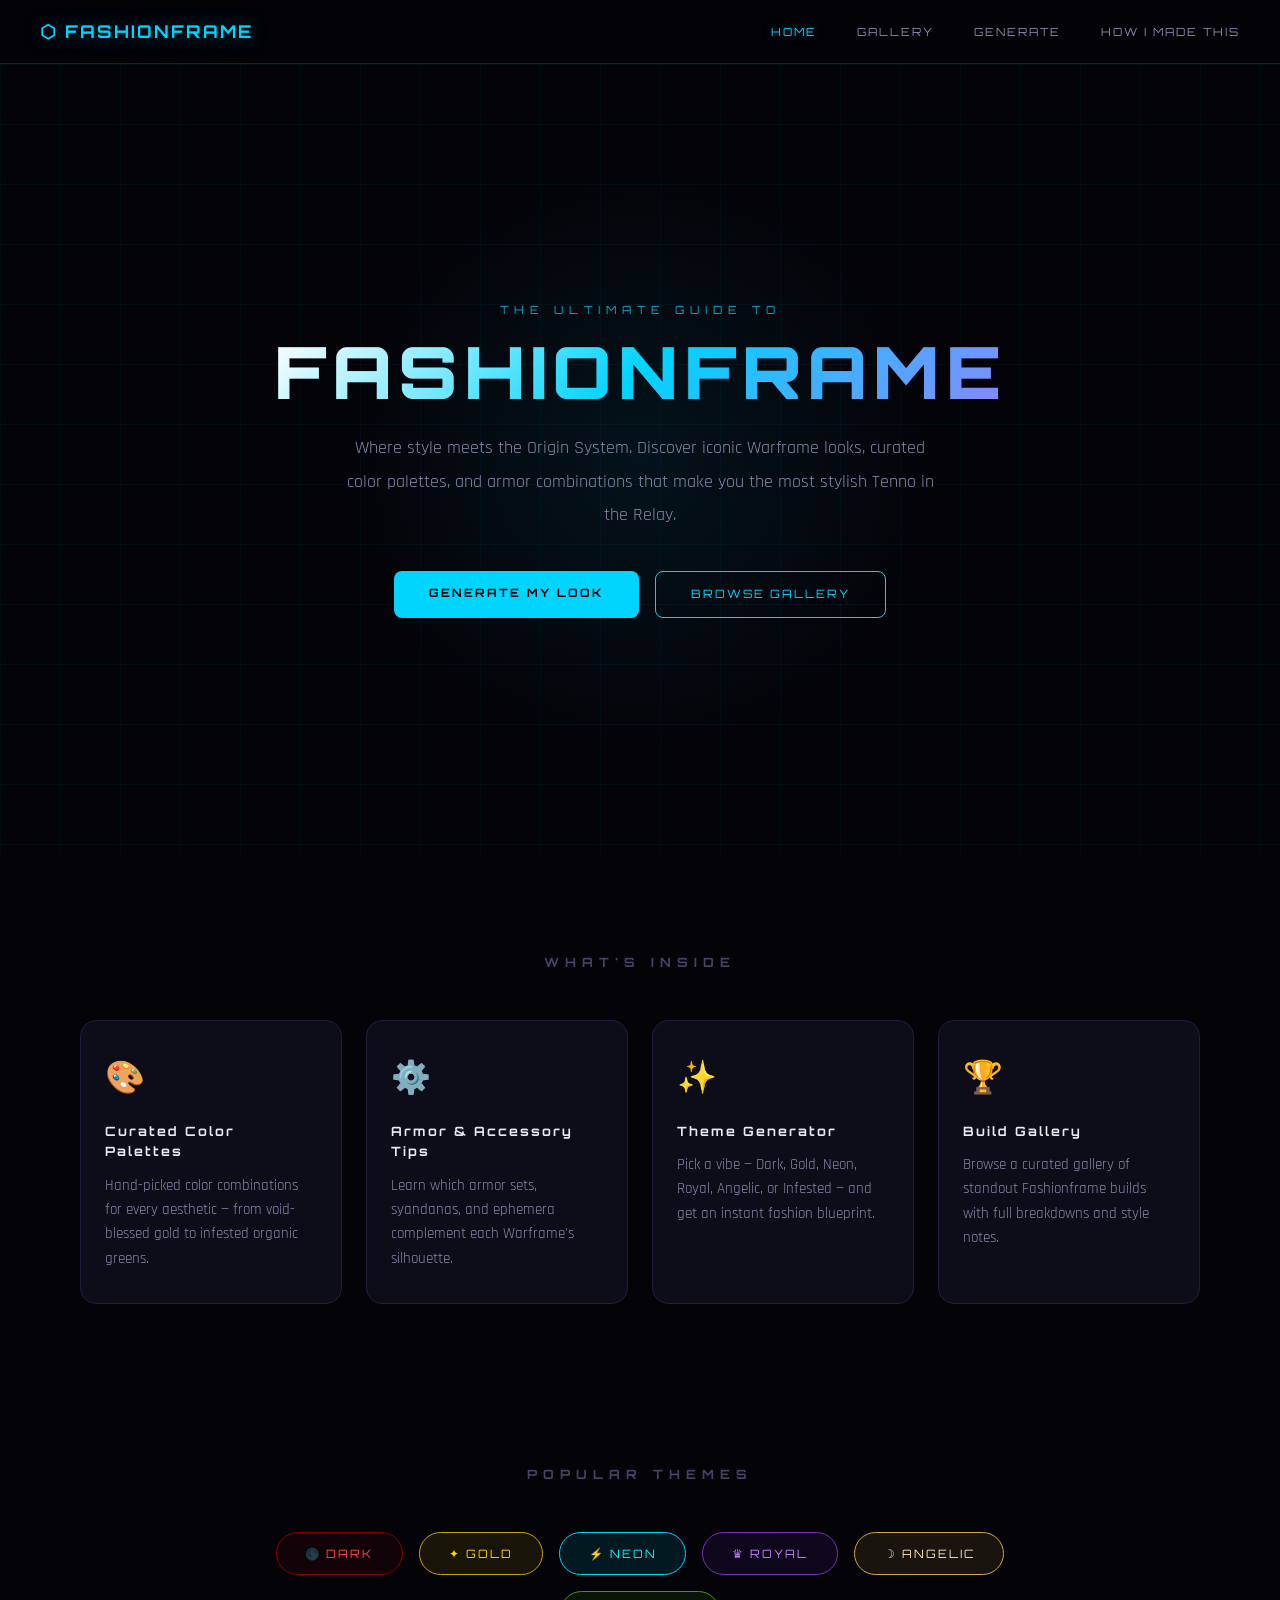
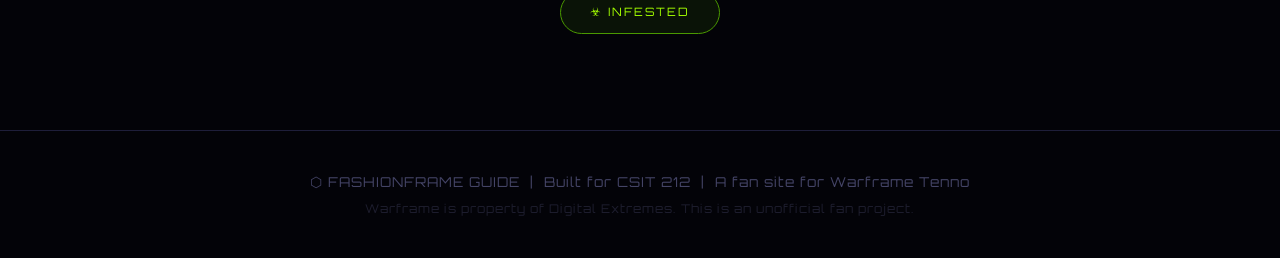
<file: index.html>
<!DOCTYPE html>
<html lang="en">
<head>
  <meta charset="UTF-8" />
  <meta name="viewport" content="width=device-width, initial-scale=1.0"/>
  <title>Warframe Fashion Guide</title>
  <link rel="stylesheet" href="style.css" />
  <link href="https://fonts.googleapis.com/css2?family=Orbitron:wght@400;700;900&family=Rajdhani:wght@300;400;600&display=swap" rel="stylesheet"/>
</head>
<body>

  <!-- NAV -->
  <nav class="navbar">
    <div class="nav-logo">⬡ FASHIONFRAME</div>
    <ul class="nav-links">
      <li><a href="index.html" class="active">Home</a></li>
      <li><a href="gallery.html">Gallery</a></li>
      <li><a href="generator.html">Generate</a></li>
      <li><a href="process.html">How I Made This</a></li>
    </ul>
    <div class="nav-toggle" onclick="toggleMenu()">☰</div>
  </nav>

  <!-- HERO -->
  <section class="hero">
    <div class="hero-bg-grid"></div>
    <div class="hero-content">
      <p class="hero-eyebrow">THE ULTIMATE GUIDE TO</p>
      <h1 class="hero-title">FASHIONFRAME</h1>
      <p class="hero-subtitle">Where style meets the Origin System. Discover iconic Warframe looks, curated color palettes, and armor combinations that make you the most stylish Tenno in the Relay.</p>
      <div class="hero-cta">
        <a href="generator.html" class="btn-primary">Generate My Look</a>
        <a href="gallery.html" class="btn-secondary">Browse Gallery</a>
      </div>
    </div>
    <div class="hero-orb"></div>
  </section>

  <!-- FEATURES -->
  <section class="features">
    <h2 class="section-title">WHAT'S INSIDE</h2>
    <div class="feature-grid">
      <div class="feature-card" data-delay="0">
        <div class="feature-icon">🎨</div>
        <h3>Curated Color Palettes</h3>
        <p>Hand-picked color combinations for every aesthetic — from void-blessed gold to infested organic greens.</p>
      </div>
      <div class="feature-card" data-delay="1">
        <div class="feature-icon">⚙️</div>
        <h3>Armor & Accessory Tips</h3>
        <p>Learn which armor sets, syandanas, and ephemera complement each Warframe's silhouette.</p>
      </div>
      <div class="feature-card" data-delay="2">
        <div class="feature-icon">✨</div>
        <h3>Theme Generator</h3>
        <p>Pick a vibe — Dark, Gold, Neon, Royal, Angelic, or Infested — and get an instant fashion blueprint.</p>
      </div>
      <div class="feature-card" data-delay="3">
        <div class="feature-icon">🏆</div>
        <h3>Build Gallery</h3>
        <p>Browse a curated gallery of standout Fashionframe builds with full breakdowns and style notes.</p>
      </div>
    </div>
  </section>

  <!-- QUICK THEMES PREVIEW -->
  <section class="themes-preview">
    <h2 class="section-title">POPULAR THEMES</h2>
    <div class="themes-strip">
      <a href="generator.html?theme=dark" class="theme-pill dark">🌑 Dark</a>
      <a href="generator.html?theme=gold" class="theme-pill gold">✦ Gold</a>
      <a href="generator.html?theme=neon" class="theme-pill neon">⚡ Neon</a>
      <a href="generator.html?theme=royal" class="theme-pill royal">♛ Royal</a>
      <a href="generator.html?theme=angelic" class="theme-pill angelic">☽ Angelic</a>
      <a href="generator.html?theme=infested" class="theme-pill infested">☣ Infested</a>
    </div>
  </section>

  <!-- FOOTER -->
  <footer class="footer">
    <p>⬡ FASHIONFRAME GUIDE &nbsp;|&nbsp; Built for CSIT 212 &nbsp;|&nbsp; A fan site for Warframe Tenno</p>
    <p style="margin-top:6px; font-size:0.75rem; opacity:0.4;">Warframe is property of Digital Extremes. This is an unofficial fan project.</p>
  </footer>

  <script src="script.js"></script>
</body>
</html>
</file>
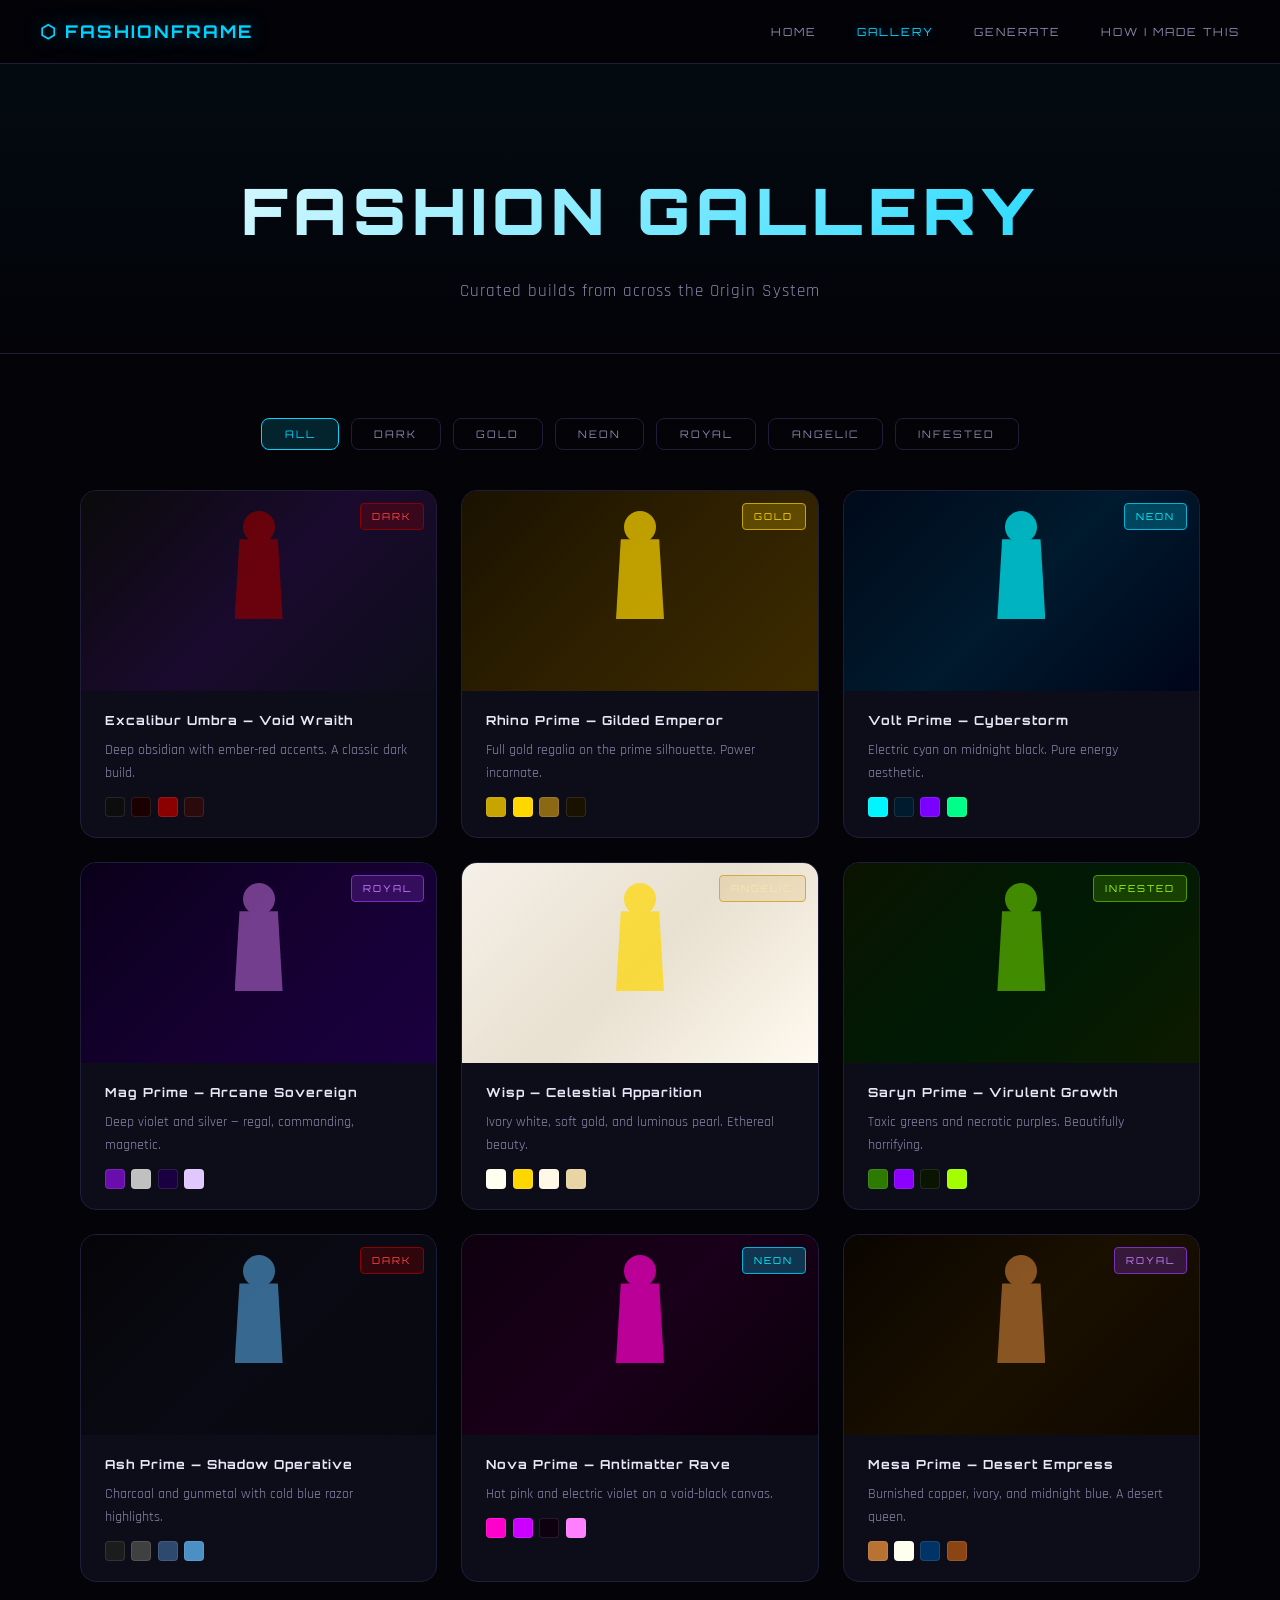
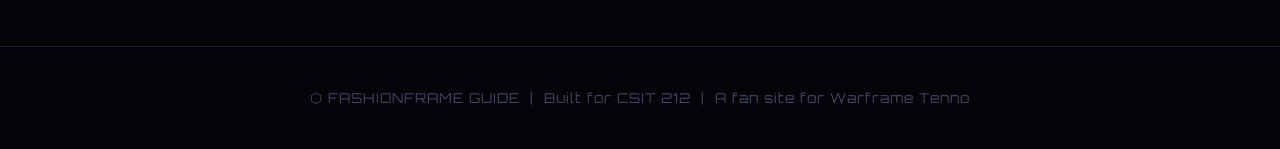
<file: gallery.html>
<!DOCTYPE html>
<html lang="en">
<head>
  <meta charset="UTF-8" />
  <meta name="viewport" content="width=device-width, initial-scale=1.0"/>
  <title>Gallery – Warframe Fashion Guide</title>
  <link rel="stylesheet" href="style.css" />
  <link href="https://fonts.googleapis.com/css2?family=Orbitron:wght@400;700;900&family=Rajdhani:wght@300;400;600&display=swap" rel="stylesheet"/>
</head>
<body>

  <nav class="navbar">
    <div class="nav-logo">⬡ FASHIONFRAME</div>
    <ul class="nav-links">
      <li><a href="index.html">Home</a></li>
      <li><a href="gallery.html" class="active">Gallery</a></li>
      <li><a href="generator.html">Generate</a></li>
      <li><a href="process.html">How I Made This</a></li>
    </ul>
    <div class="nav-toggle" onclick="toggleMenu()">☰</div>
  </nav>

  <section class="page-hero">
    <h1 class="page-title">FASHION GALLERY</h1>
    <p class="page-sub">Curated builds from across the Origin System</p>
  </section>

  <section class="gallery-section">
    <div class="gallery-filters">
      <button class="filter-btn active" onclick="filterGallery('all', this)">All</button>
      <button class="filter-btn" onclick="filterGallery('dark', this)">Dark</button>
      <button class="filter-btn" onclick="filterGallery('gold', this)">Gold</button>
      <button class="filter-btn" onclick="filterGallery('neon', this)">Neon</button>
      <button class="filter-btn" onclick="filterGallery('royal', this)">Royal</button>
      <button class="filter-btn" onclick="filterGallery('angelic', this)">Angelic</button>
      <button class="filter-btn" onclick="filterGallery('infested', this)">Infested</button>
    </div>

    <div class="gallery-grid" id="gallery-grid">

      <!-- Build 1 -->
      <div class="build-card" data-theme="dark" onclick="openModal('modal-1')">
        <div class="build-preview" style="background: linear-gradient(135deg, #0a0a0a, #1a0a2e, #0d0d1a);">
          <div class="build-warframe-art">
            <div class="wf-silhouette excalibur-dark"></div>
          </div>
          <div class="build-badge dark">DARK</div>
        </div>
        <div class="build-info">
          <h3>Excalibur Umbra — Void Wraith</h3>
          <p>Deep obsidian with ember-red accents. A classic dark build.</p>
          <div class="swatch-row">
            <span class="swatch" style="background:#0d0d0d"></span>
            <span class="swatch" style="background:#1a0000"></span>
            <span class="swatch" style="background:#8b0000"></span>
            <span class="swatch" style="background:#2a0a0a"></span>
          </div>
        </div>
      </div>

      <!-- Build 2 -->
      <div class="build-card" data-theme="gold" onclick="openModal('modal-2')">
        <div class="build-preview" style="background: linear-gradient(135deg, #1a1200, #2e2000, #3d2b00);">
          <div class="build-warframe-art">
            <div class="wf-silhouette rhino-gold"></div>
          </div>
          <div class="build-badge gold">GOLD</div>
        </div>
        <div class="build-info">
          <h3>Rhino Prime — Gilded Emperor</h3>
          <p>Full gold regalia on the prime silhouette. Power incarnate.</p>
          <div class="swatch-row">
            <span class="swatch" style="background:#c8a400"></span>
            <span class="swatch" style="background:#ffd700"></span>
            <span class="swatch" style="background:#8b6914"></span>
            <span class="swatch" style="background:#1a1200"></span>
          </div>
        </div>
      </div>

      <!-- Build 3 -->
      <div class="build-card" data-theme="neon" onclick="openModal('modal-3')">
        <div class="build-preview" style="background: linear-gradient(135deg, #000a1a, #001a2e, #00051a);">
          <div class="build-warframe-art">
            <div class="wf-silhouette volt-neon"></div>
          </div>
          <div class="build-badge neon">NEON</div>
        </div>
        <div class="build-info">
          <h3>Volt Prime — Cyberstorm</h3>
          <p>Electric cyan on midnight black. Pure energy aesthetic.</p>
          <div class="swatch-row">
            <span class="swatch" style="background:#00f5ff"></span>
            <span class="swatch" style="background:#001a2e"></span>
            <span class="swatch" style="background:#7b00ff"></span>
            <span class="swatch" style="background:#00ff88"></span>
          </div>
        </div>
      </div>

      <!-- Build 4 -->
      <div class="build-card" data-theme="royal" onclick="openModal('modal-4')">
        <div class="build-preview" style="background: linear-gradient(135deg, #0a001a, #150030, #1a0040);">
          <div class="build-warframe-art">
            <div class="wf-silhouette mag-royal"></div>
          </div>
          <div class="build-badge royal">ROYAL</div>
        </div>
        <div class="build-info">
          <h3>Mag Prime — Arcane Sovereign</h3>
          <p>Deep violet and silver — regal, commanding, magnetic.</p>
          <div class="swatch-row">
            <span class="swatch" style="background:#6a0dad"></span>
            <span class="swatch" style="background:#c0c0c0"></span>
            <span class="swatch" style="background:#1a0040"></span>
            <span class="swatch" style="background:#e0c8ff"></span>
          </div>
        </div>
      </div>

      <!-- Build 5 -->
      <div class="build-card" data-theme="angelic" onclick="openModal('modal-5')">
        <div class="build-preview" style="background: linear-gradient(135deg, #f5f0e8, #e8e0d0, #fffaf0);">
          <div class="build-warframe-art">
            <div class="wf-silhouette wisp-angelic"></div>
          </div>
          <div class="build-badge angelic">ANGELIC</div>
        </div>
        <div class="build-info">
          <h3>Wisp — Celestial Apparition</h3>
          <p>Ivory white, soft gold, and luminous pearl. Ethereal beauty.</p>
          <div class="swatch-row">
            <span class="swatch" style="background:#fffff0"></span>
            <span class="swatch" style="background:#ffd700"></span>
            <span class="swatch" style="background:#fff8e7"></span>
            <span class="swatch" style="background:#e8d5a3"></span>
          </div>
        </div>
      </div>

      <!-- Build 6 -->
      <div class="build-card" data-theme="infested" onclick="openModal('modal-6')">
        <div class="build-preview" style="background: linear-gradient(135deg, #0a1400, #001a05, #0d1a00);">
          <div class="build-warframe-art">
            <div class="wf-silhouette saryn-infested"></div>
          </div>
          <div class="build-badge infested">INFESTED</div>
        </div>
        <div class="build-info">
          <h3>Saryn Prime — Virulent Growth</h3>
          <p>Toxic greens and necrotic purples. Beautifully horrifying.</p>
          <div class="swatch-row">
            <span class="swatch" style="background:#2d7a00"></span>
            <span class="swatch" style="background:#8b00ff"></span>
            <span class="swatch" style="background:#0a1400"></span>
            <span class="swatch" style="background:#a3ff00"></span>
          </div>
        </div>
      </div>

      <!-- Build 7 -->
      <div class="build-card" data-theme="dark" onclick="openModal('modal-7')">
        <div class="build-preview" style="background: linear-gradient(135deg, #050508, #0a0a14, #080810);">
          <div class="build-warframe-art">
            <div class="wf-silhouette ash-dark"></div>
          </div>
          <div class="build-badge dark">DARK</div>
        </div>
        <div class="build-info">
          <h3>Ash Prime — Shadow Operative</h3>
          <p>Charcoal and gunmetal with cold blue razor highlights.</p>
          <div class="swatch-row">
            <span class="swatch" style="background:#1c1c1c"></span>
            <span class="swatch" style="background:#404040"></span>
            <span class="swatch" style="background:#2d4a6e"></span>
            <span class="swatch" style="background:#4a90c4"></span>
          </div>
        </div>
      </div>

      <!-- Build 8 -->
      <div class="build-card" data-theme="neon" onclick="openModal('modal-8')">
        <div class="build-preview" style="background: linear-gradient(135deg, #0f000f, #1a001a, #0a000a);">
          <div class="build-warframe-art">
            <div class="wf-silhouette nova-neon"></div>
          </div>
          <div class="build-badge neon">NEON</div>
        </div>
        <div class="build-info">
          <h3>Nova Prime — Antimatter Rave</h3>
          <p>Hot pink and electric violet on a void-black canvas.</p>
          <div class="swatch-row">
            <span class="swatch" style="background:#ff00cc"></span>
            <span class="swatch" style="background:#cc00ff"></span>
            <span class="swatch" style="background:#0f000f"></span>
            <span class="swatch" style="background:#ff80ff"></span>
          </div>
        </div>
      </div>

      <!-- Build 9 -->
      <div class="build-card" data-theme="royal" onclick="openModal('modal-9')">
        <div class="build-preview" style="background: linear-gradient(135deg, #0a0500, #1a1000, #0f0800);">
          <div class="build-warframe-art">
            <div class="wf-silhouette mesa-royal"></div>
          </div>
          <div class="build-badge royal">ROYAL</div>
        </div>
        <div class="build-info">
          <h3>Mesa Prime — Desert Empress</h3>
          <p>Burnished copper, ivory, and midnight blue. A desert queen.</p>
          <div class="swatch-row">
            <span class="swatch" style="background:#b87333"></span>
            <span class="swatch" style="background:#fffff0"></span>
            <span class="swatch" style="background:#003366"></span>
            <span class="swatch" style="background:#8b4513"></span>
          </div>
        </div>
      </div>

    </div>
  </section>

  <!-- MODALS -->
  <div class="modal-overlay" id="modal-overlay" onclick="closeModal()"></div>

  <div class="build-modal" id="modal-1">
    <button class="modal-close" onclick="closeModal()">✕</button>
    <h2>Excalibur Umbra — Void Wraith</h2>
    <div class="modal-theme-badge dark">DARK THEME</div>
    <div class="modal-palette">
      <div class="palette-item"><span class="swatch lg" style="background:#0d0d0d"></span><span>Primary: #0d0d0d (Abyss Black)</span></div>
      <div class="palette-item"><span class="swatch lg" style="background:#1a0000"></span><span>Secondary: #1a0000 (Blood Dark)</span></div>
      <div class="palette-item"><span class="swatch lg" style="background:#8b0000"></span><span>Accent: #8b0000 (Deep Crimson)</span></div>
      <div class="palette-item"><span class="swatch lg" style="background:#2a0a0a"></span><span>Tertiary: #2a0a0a (Ember Shade)</span></div>
    </div>
    <div class="modal-details">
      <h4>⚔️ Armor Recommendations</h4>
      <ul>
        <li>Umbra Armor Set (default — matches silhouette perfectly)</li>
        <li>Pakal Armor — angular and aggressive</li>
        <li>Targis Prime Armor — for a regal dark warrior</li>
      </ul>
      <h4>🌊 Syandana</h4>
      <ul>
        <li>Asa Syandana — sleek, minimal</li>
        <li>Garuda Talons Syandana — threatening drape</li>
      </ul>
      <h4>✨ Ephemera</h4>
      <ul><li>Bleeding Body Ephemera or Smoking Body Ephemera (dark smoke)</li></ul>
      <h4>💡 Style Notes</h4>
      <p>Keep energy color deep crimson. Use the Stalker palette for true void-blacks. Avoid any white channels — maintain full darkness for this look.</p>
    </div>
  </div>

  <div class="build-modal" id="modal-2">
    <button class="modal-close" onclick="closeModal()">✕</button>
    <h2>Rhino Prime — Gilded Emperor</h2>
    <div class="modal-theme-badge gold">GOLD THEME</div>
    <div class="modal-palette">
      <div class="palette-item"><span class="swatch lg" style="background:#c8a400"></span><span>Primary: #c8a400 (Ancient Gold)</span></div>
      <div class="palette-item"><span class="swatch lg" style="background:#ffd700"></span><span>Secondary: #ffd700 (Bright Gold)</span></div>
      <div class="palette-item"><span class="swatch lg" style="background:#8b6914"></span><span>Accent: #8b6914 (Bronze Shadow)</span></div>
      <div class="palette-item"><span class="swatch lg" style="background:#1a1200"></span><span>Base: #1a1200 (Dark Onyx)</span></div>
    </div>
    <div class="modal-details">
      <h4>⚔️ Armor Recommendations</h4>
      <ul>
        <li>Palatine Armor — bulky, imperial presence</li>
        <li>Rubedo-Lined Chest Plate — glowing gold trim</li>
        <li>Agathon Armor — structured and regal</li>
      </ul>
      <h4>🌊 Syandana</h4>
      <ul><li>Regalia Syandana — sweeping noble drape</li><li>Odanata Prime Syandana — ornate and grand</li></ul>
      <h4>💡 Style Notes</h4>
      <p>Use Primed Chamber palette or Eidolon palette for the richest golds. Set energy color to warm gold-white. Use Rhino's Prime details as natural gold trim.</p>
    </div>
  </div>

  <div class="build-modal" id="modal-3">
    <button class="modal-close" onclick="closeModal()">✕</button>
    <h2>Volt Prime — Cyberstorm</h2>
    <div class="modal-theme-badge neon">NEON THEME</div>
    <div class="modal-palette">
      <div class="palette-item"><span class="swatch lg" style="background:#00f5ff"></span><span>Primary: #00f5ff (Electric Cyan)</span></div>
      <div class="palette-item"><span class="swatch lg" style="background:#001a2e"></span><span>Secondary: #001a2e (Deep Navy)</span></div>
      <div class="palette-item"><span class="swatch lg" style="background:#7b00ff"></span><span>Accent: #7b00ff (Neon Violet)</span></div>
      <div class="palette-item"><span class="swatch lg" style="background:#00ff88"></span><span>Pop: #00ff88 (Matrix Green)</span></div>
    </div>
    <div class="modal-details">
      <h4>⚔️ Armor Recommendations</h4>
      <ul>
        <li>Kavasa Prime Kubrow Collar (for structure)</li>
        <li>Edo Prime Armor — angular sharp edges</li>
        <li>Lith Armor — minimal, lets the neon pop</li>
      </ul>
      <h4>🌊 Syandana</h4>
      <ul><li>Igaro Syandana — glows beautifully with energy color</li></ul>
      <h4>💡 Style Notes</h4>
      <p>Volt's default prime shaders are perfect for neon. Use Shock Trooper Volt skin + set energy to bright cyan. Add Jolt Ephemera for sparkling electricity.</p>
    </div>
  </div>

  <div class="build-modal" id="modal-4">
    <button class="modal-close" onclick="closeModal()">✕</button>
    <h2>Mag Prime — Arcane Sovereign</h2>
    <div class="modal-theme-badge royal">ROYAL THEME</div>
    <div class="modal-palette">
      <div class="palette-item"><span class="swatch lg" style="background:#6a0dad"></span><span>Primary: #6a0dad (Imperial Purple)</span></div>
      <div class="palette-item"><span class="swatch lg" style="background:#c0c0c0"></span><span>Secondary: #c0c0c0 (Silver)</span></div>
      <div class="palette-item"><span class="swatch lg" style="background:#1a0040"></span><span>Base: #1a0040 (Void Purple)</span></div>
      <div class="palette-item"><span class="swatch lg" style="background:#e0c8ff"></span><span>Glow: #e0c8ff (Pale Lavender)</span></div>
    </div>
    <div class="modal-details">
      <h4>⚔️ Armor Recommendations</h4>
      <ul>
        <li>Mag Pneuma Skin — the best base for a regal look</li>
        <li>Abalone Armor — crystalline, elegant</li>
        <li>Graxx Armor for edgier royal aesthetic</li>
      </ul>
      <h4>🌊 Syandana</h4>
      <ul><li>Ova Syandana — dramatic long flowing cloak</li></ul>
      <h4>💡 Style Notes</h4>
      <p>Mag's slim silhouette is ideal for royal looks. The Silver Grove palette has the best silver tones. Set energy to soft lavender white for a magical aura.</p>
    </div>
  </div>

  <div class="build-modal" id="modal-5">
    <button class="modal-close" onclick="closeModal()">✕</button>
    <h2>Wisp — Celestial Apparition</h2>
    <div class="modal-theme-badge angelic">ANGELIC THEME</div>
    <div class="modal-palette">
      <div class="palette-item"><span class="swatch lg" style="background:#fffff0"></span><span>Primary: #fffff0 (Celestial Ivory)</span></div>
      <div class="palette-item"><span class="swatch lg" style="background:#ffd700"></span><span>Accent: #ffd700 (Halo Gold)</span></div>
      <div class="palette-item"><span class="swatch lg" style="background:#fff8e7"></span><span>Secondary: #fff8e7 (Warm White)</span></div>
      <div class="palette-item"><span class="swatch lg" style="background:#e8d5a3"></span><span>Shadow: #e8d5a3 (Parchment)</span></div>
    </div>
    <div class="modal-details">
      <h4>⚔️ Armor Recommendations</h4>
      <ul>
        <li>Wisp Empyrean Skin — glowing, divine</li>
        <li>Harrow Reliquary Armor — sacred look</li>
        <li>Nyx Valesti Armor for feathered wings</li>
      </ul>
      <h4>🌊 Syandana</h4>
      <ul><li>Seraphim Syandana — literal wings</li><li>Asa Prime Syandana — light, flowing</li></ul>
      <h4>💡 Style Notes</h4>
      <p>Wisp is already ethereal. Stack the Wisp Halo Ephemera and set all colors to whites/creams. Energy as soft warm gold makes her look holy.</p>
    </div>
  </div>

  <div class="build-modal" id="modal-6">
    <button class="modal-close" onclick="closeModal()">✕</button>
    <h2>Saryn Prime — Virulent Growth</h2>
    <div class="modal-theme-badge infested">INFESTED THEME</div>
    <div class="modal-palette">
      <div class="palette-item"><span class="swatch lg" style="background:#2d7a00"></span><span>Primary: #2d7a00 (Toxic Green)</span></div>
      <div class="palette-item"><span class="swatch lg" style="background:#8b00ff"></span><span>Accent: #8b00ff (Rot Purple)</span></div>
      <div class="palette-item"><span class="swatch lg" style="background:#0a1400"></span><span>Base: #0a1400 (Deep Rot)</span></div>
      <div class="palette-item"><span class="swatch lg" style="background:#a3ff00"></span><span>Highlight: #a3ff00 (Acid Pop)</span></div>
    </div>
    <div class="modal-details">
      <h4>⚔️ Armor Recommendations</h4>
      <ul>
        <li>Saryn Orphid Skin — organic, fleshy</li>
        <li>Biomech Armor — exposed bone/muscle design</li>
        <li>Hemlock Armor — thorned and infested</li>
      </ul>
      <h4>🌊 Syandana</h4>
      <ul><li>Vel Noctis Syandana — tentacle-like</li><li>Biomech Syandana — perfect thematic match</li></ul>
      <h4>💡 Style Notes</h4>
      <p>The Infested palette has the best biological hues. Set energy to acid green. Mix dark base with bright toxic highlights — contrast is the key to infested looks.</p>
    </div>
  </div>

  <!-- Minimal modals 7-9 -->
  <div class="build-modal" id="modal-7">
    <button class="modal-close" onclick="closeModal()">✕</button>
    <h2>Ash Prime — Shadow Operative</h2>
    <div class="modal-theme-badge dark">DARK THEME</div>
    <div class="modal-palette">
      <div class="palette-item"><span class="swatch lg" style="background:#1c1c1c"></span><span>Primary: #1c1c1c (Charcoal)</span></div>
      <div class="palette-item"><span class="swatch lg" style="background:#404040"></span><span>Secondary: #404040 (Gunmetal)</span></div>
      <div class="palette-item"><span class="swatch lg" style="background:#2d4a6e"></span><span>Accent: #2d4a6e (Steel Blue)</span></div>
      <div class="palette-item"><span class="swatch lg" style="background:#4a90c4"></span><span>Pop: #4a90c4 (Ice Blue)</span></div>
    </div>
    <div class="modal-details">
      <h4>Style Notes</h4>
      <p>Ash's slim ninja silhouette suits a covert ops theme perfectly. Use Ash Koga Skin for the most operator-style look. Cold blue energy keeps it sleek and deadly.</p>
    </div>
  </div>

  <div class="build-modal" id="modal-8">
    <button class="modal-close" onclick="closeModal()">✕</button>
    <h2>Nova Prime — Antimatter Rave</h2>
    <div class="modal-theme-badge neon">NEON THEME</div>
    <div class="modal-palette">
      <div class="palette-item"><span class="swatch lg" style="background:#ff00cc"></span><span>Primary: #ff00cc (Hot Pink)</span></div>
      <div class="palette-item"><span class="swatch lg" style="background:#cc00ff"></span><span>Secondary: #cc00ff (Electric Violet)</span></div>
      <div class="palette-item"><span class="swatch lg" style="background:#0f000f"></span><span>Base: #0f000f (Void Black)</span></div>
      <div class="palette-item"><span class="swatch lg" style="background:#ff80ff"></span><span>Glow: #ff80ff (Soft Magenta)</span></div>
    </div>
    <div class="modal-details">
      <h4>Style Notes</h4>
      <p>Nova's antimatter portals naturally lend themselves to neon. Use Nova Atomica Skin. The Shock Wave Ephemera adds perfect neon rings on every ability cast.</p>
    </div>
  </div>

  <div class="build-modal" id="modal-9">
    <button class="modal-close" onclick="closeModal()">✕</button>
    <h2>Mesa Prime — Desert Empress</h2>
    <div class="modal-theme-badge royal">ROYAL THEME</div>
    <div class="modal-palette">
      <div class="palette-item"><span class="swatch lg" style="background:#b87333"></span><span>Primary: #b87333 (Copper)</span></div>
      <div class="palette-item"><span class="swatch lg" style="background:#fffff0"></span><span>Secondary: #fffff0 (Bone White)</span></div>
      <div class="palette-item"><span class="swatch lg" style="background:#003366"></span><span>Accent: #003366 (Midnight Blue)</span></div>
      <div class="palette-item"><span class="swatch lg" style="background:#8b4513"></span><span>Base: #8b4513 (Saddle Brown)</span></div>
    </div>
    <div class="modal-details">
      <h4>Style Notes</h4>
      <p>Mesa's gunslinger silhouette suits a desert-western royal look. Use Strega Mesa skin for the most empress energy. Pair with Bullet Dance Ephemera for dramatic flair.</p>
    </div>
  </div>

  <footer class="footer">
    <p>⬡ FASHIONFRAME GUIDE &nbsp;|&nbsp; Built for CSIT 212 &nbsp;|&nbsp; A fan site for Warframe Tenno</p>
  </footer>

  <script src="script.js"></script>
</body>
</html>
</file>
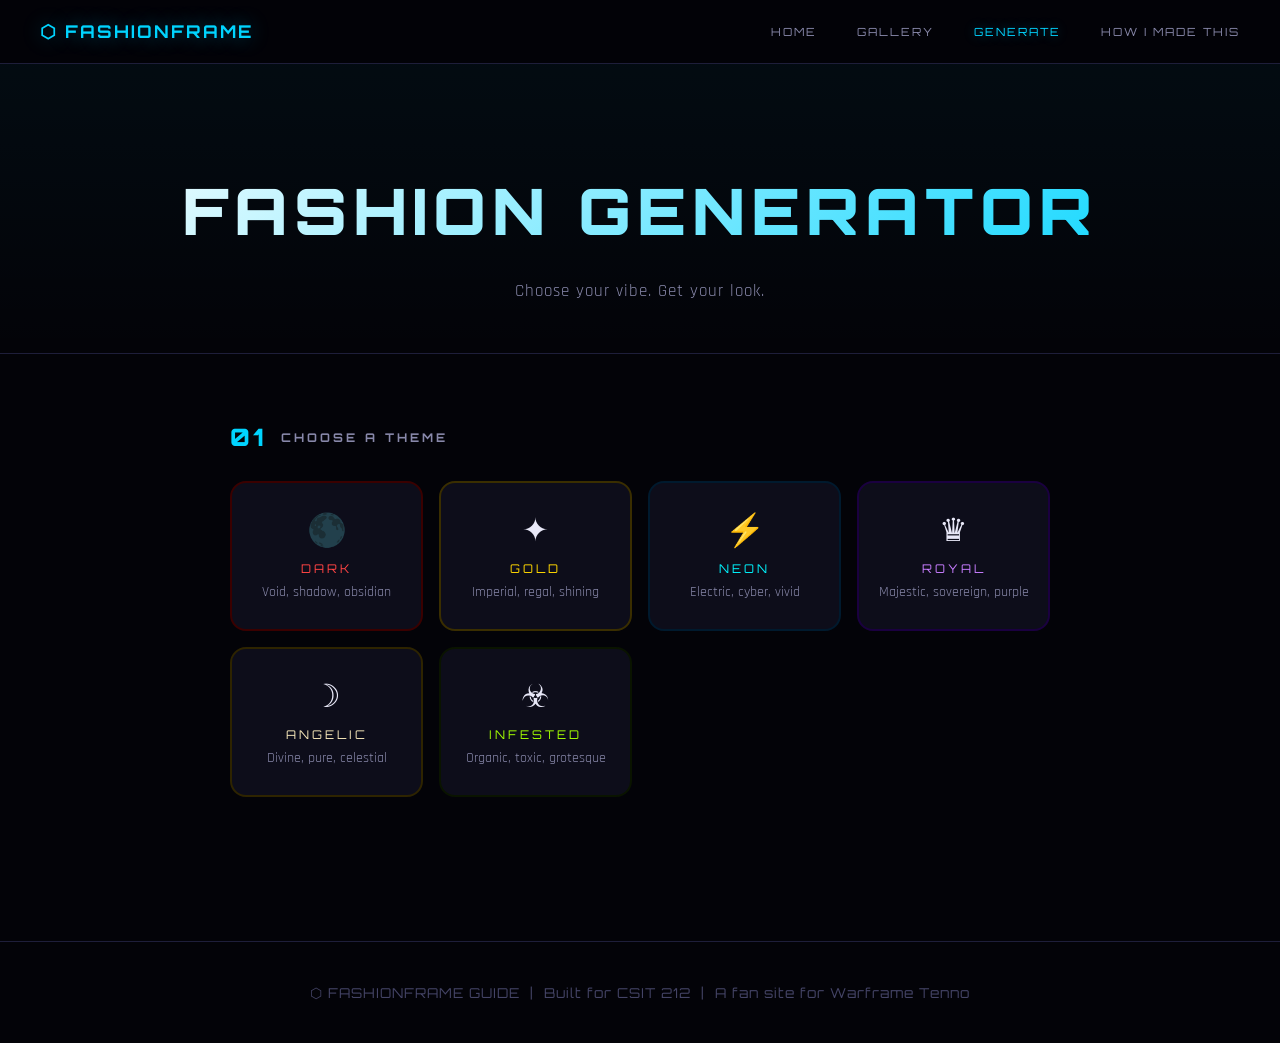
<file: generator.html>
<!DOCTYPE html>
<html lang="en">
<head>
  <meta charset="UTF-8" />
  <meta name="viewport" content="width=device-width, initial-scale=1.0"/>
  <title>Generate Fashion – Warframe Fashion Guide</title>
  <link rel="stylesheet" href="style.css" />
  <link href="https://fonts.googleapis.com/css2?family=Orbitron:wght@400;700;900&family=Rajdhani:wght@300;400;600&display=swap" rel="stylesheet"/>
</head>
<body>

  <nav class="navbar">
    <div class="nav-logo">⬡ FASHIONFRAME</div>
    <ul class="nav-links">
      <li><a href="index.html">Home</a></li>
      <li><a href="gallery.html">Gallery</a></li>
      <li><a href="generator.html" class="active">Generate</a></li>
      <li><a href="process.html">How I Made This</a></li>
    </ul>
    <div class="nav-toggle" onclick="toggleMenu()">☰</div>
  </nav>

  <section class="page-hero">
    <h1 class="page-title">FASHION GENERATOR</h1>
    <p class="page-sub">Choose your vibe. Get your look.</p>
  </section>

  <section class="generator-section">

    <!-- STEP 1: Theme -->
    <div class="gen-step">
      <h3 class="gen-step-title"><span class="step-num">01</span> Choose a Theme</h3>
      <div class="theme-grid">
        <button class="theme-card dark" onclick="selectTheme('dark', this)">
          <div class="theme-icon">🌑</div>
          <div class="theme-name">DARK</div>
          <div class="theme-desc">Void, shadow, obsidian</div>
        </button>
        <button class="theme-card gold" onclick="selectTheme('gold', this)">
          <div class="theme-icon">✦</div>
          <div class="theme-name">GOLD</div>
          <div class="theme-desc">Imperial, regal, shining</div>
        </button>
        <button class="theme-card neon" onclick="selectTheme('neon', this)">
          <div class="theme-icon">⚡</div>
          <div class="theme-name">NEON</div>
          <div class="theme-desc">Electric, cyber, vivid</div>
        </button>
        <button class="theme-card royal" onclick="selectTheme('royal', this)">
          <div class="theme-icon">♛</div>
          <div class="theme-name">ROYAL</div>
          <div class="theme-desc">Majestic, sovereign, purple</div>
        </button>
        <button class="theme-card angelic" onclick="selectTheme('angelic', this)">
          <div class="theme-icon">☽</div>
          <div class="theme-name">ANGELIC</div>
          <div class="theme-desc">Divine, pure, celestial</div>
        </button>
        <button class="theme-card infested" onclick="selectTheme('infested', this)">
          <div class="theme-icon">☣</div>
          <div class="theme-name">INFESTED</div>
          <div class="theme-desc">Organic, toxic, grotesque</div>
        </button>
      </div>
    </div>

    <!-- STEP 2: Warframe -->
    <div class="gen-step" id="step-warframe" style="display:none">
      <h3 class="gen-step-title"><span class="step-num">02</span> Pick Your Warframe</h3>
      <div class="wf-select-grid" id="wf-select-grid"></div>
    </div>

    <!-- RESULT -->
    <div class="gen-result" id="gen-result" style="display:none">
      <div class="result-header">
        <h2 class="result-title" id="result-title">YOUR LOOK</h2>
        <div class="result-badge" id="result-badge"></div>
      </div>

      <div class="result-body">
        <div class="result-palette-col">
          <h4>COLOR PALETTE</h4>
          <div class="result-swatches" id="result-swatches"></div>
        </div>

        <div class="result-details-col">
          <div class="result-section">
            <h4>⚔️ ARMOR PICKS</h4>
            <ul id="result-armor"></ul>
          </div>
          <div class="result-section">
            <h4>🌊 SYANDANA</h4>
            <ul id="result-syandana"></ul>
          </div>
          <div class="result-section">
            <h4>✨ EPHEMERA</h4>
            <ul id="result-ephemera"></ul>
          </div>
          <div class="result-section">
            <h4>💡 STYLE TIP</h4>
            <p id="result-tip"></p>
          </div>
        </div>
      </div>

      <button class="btn-primary" onclick="regenerate()" style="margin-top:2rem;">↻ Regenerate Look</button>
    </div>

  </section>

  <footer class="footer">
    <p>⬡ FASHIONFRAME GUIDE &nbsp;|&nbsp; Built for CSIT 212 &nbsp;|&nbsp; A fan site for Warframe Tenno</p>
  </footer>

  <script src="script.js"></script>
  <script src="generator.js"></script>
</body>
</html>
</file>
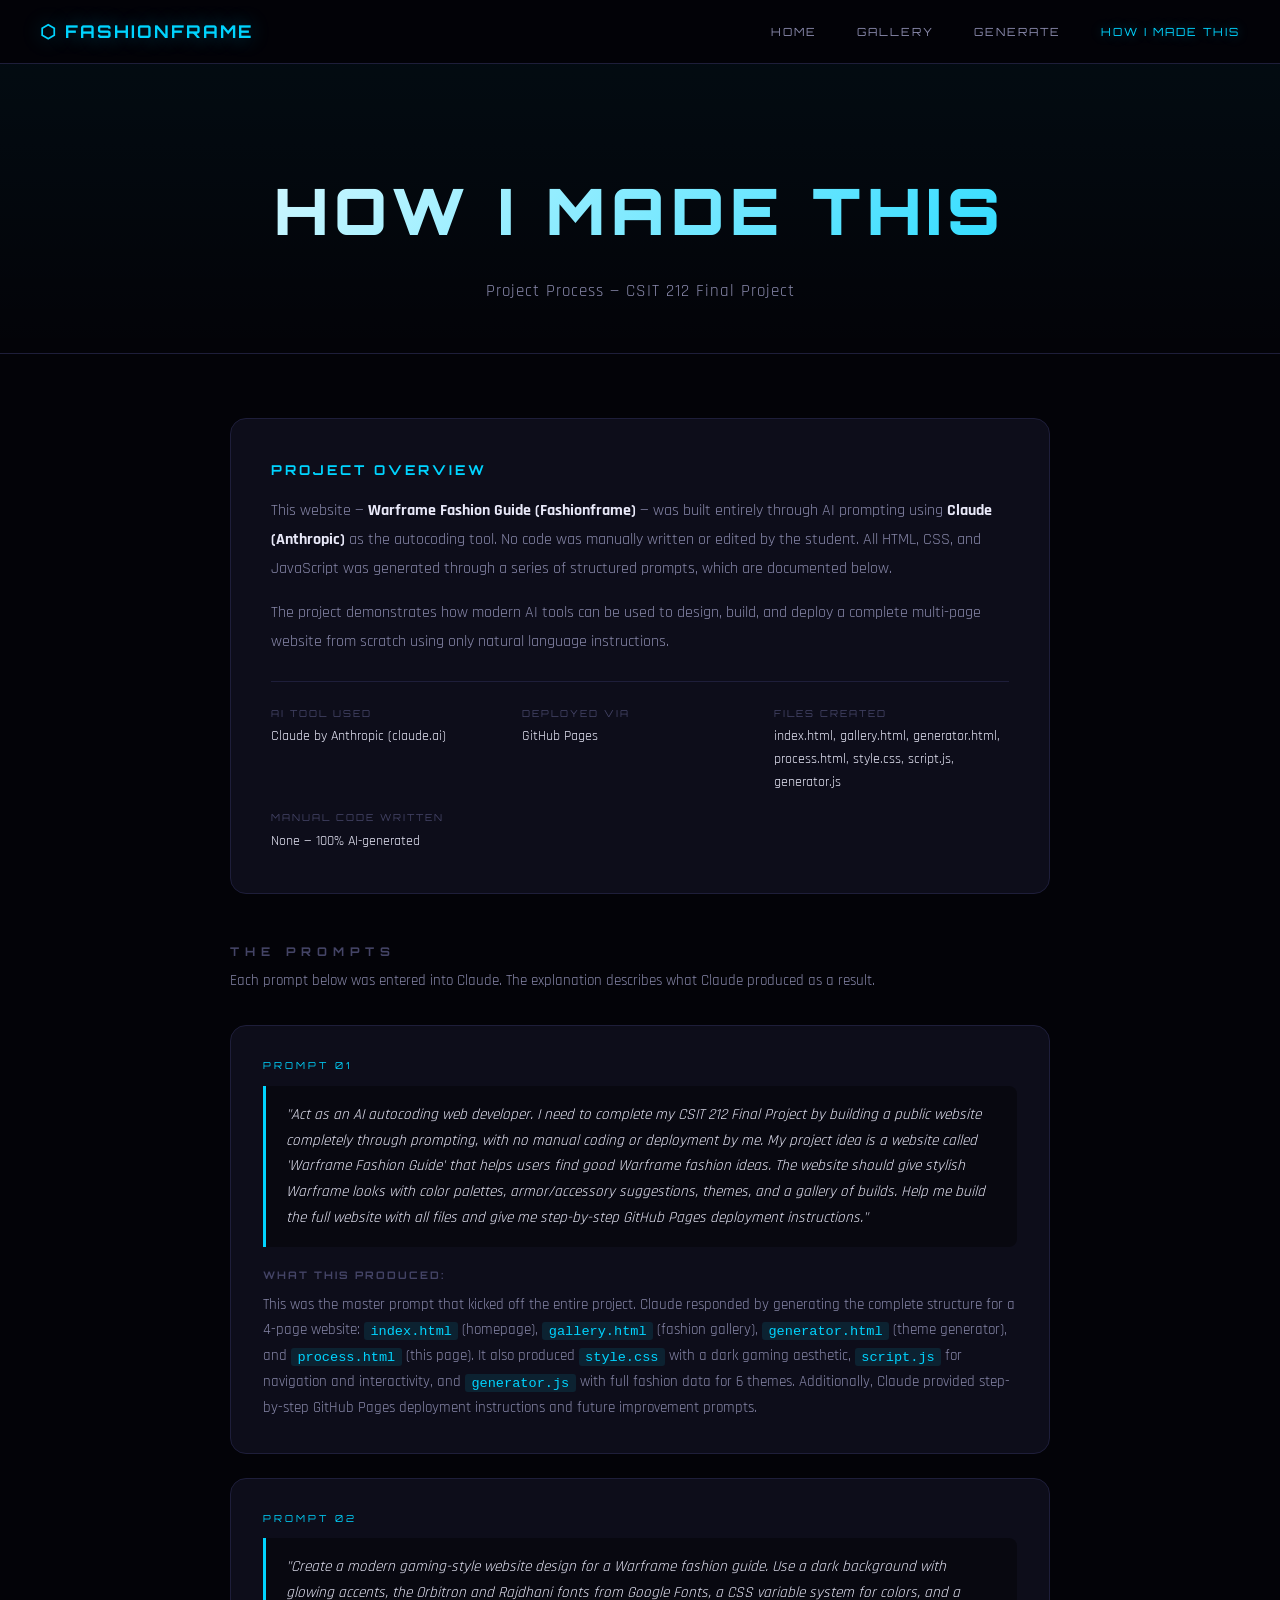
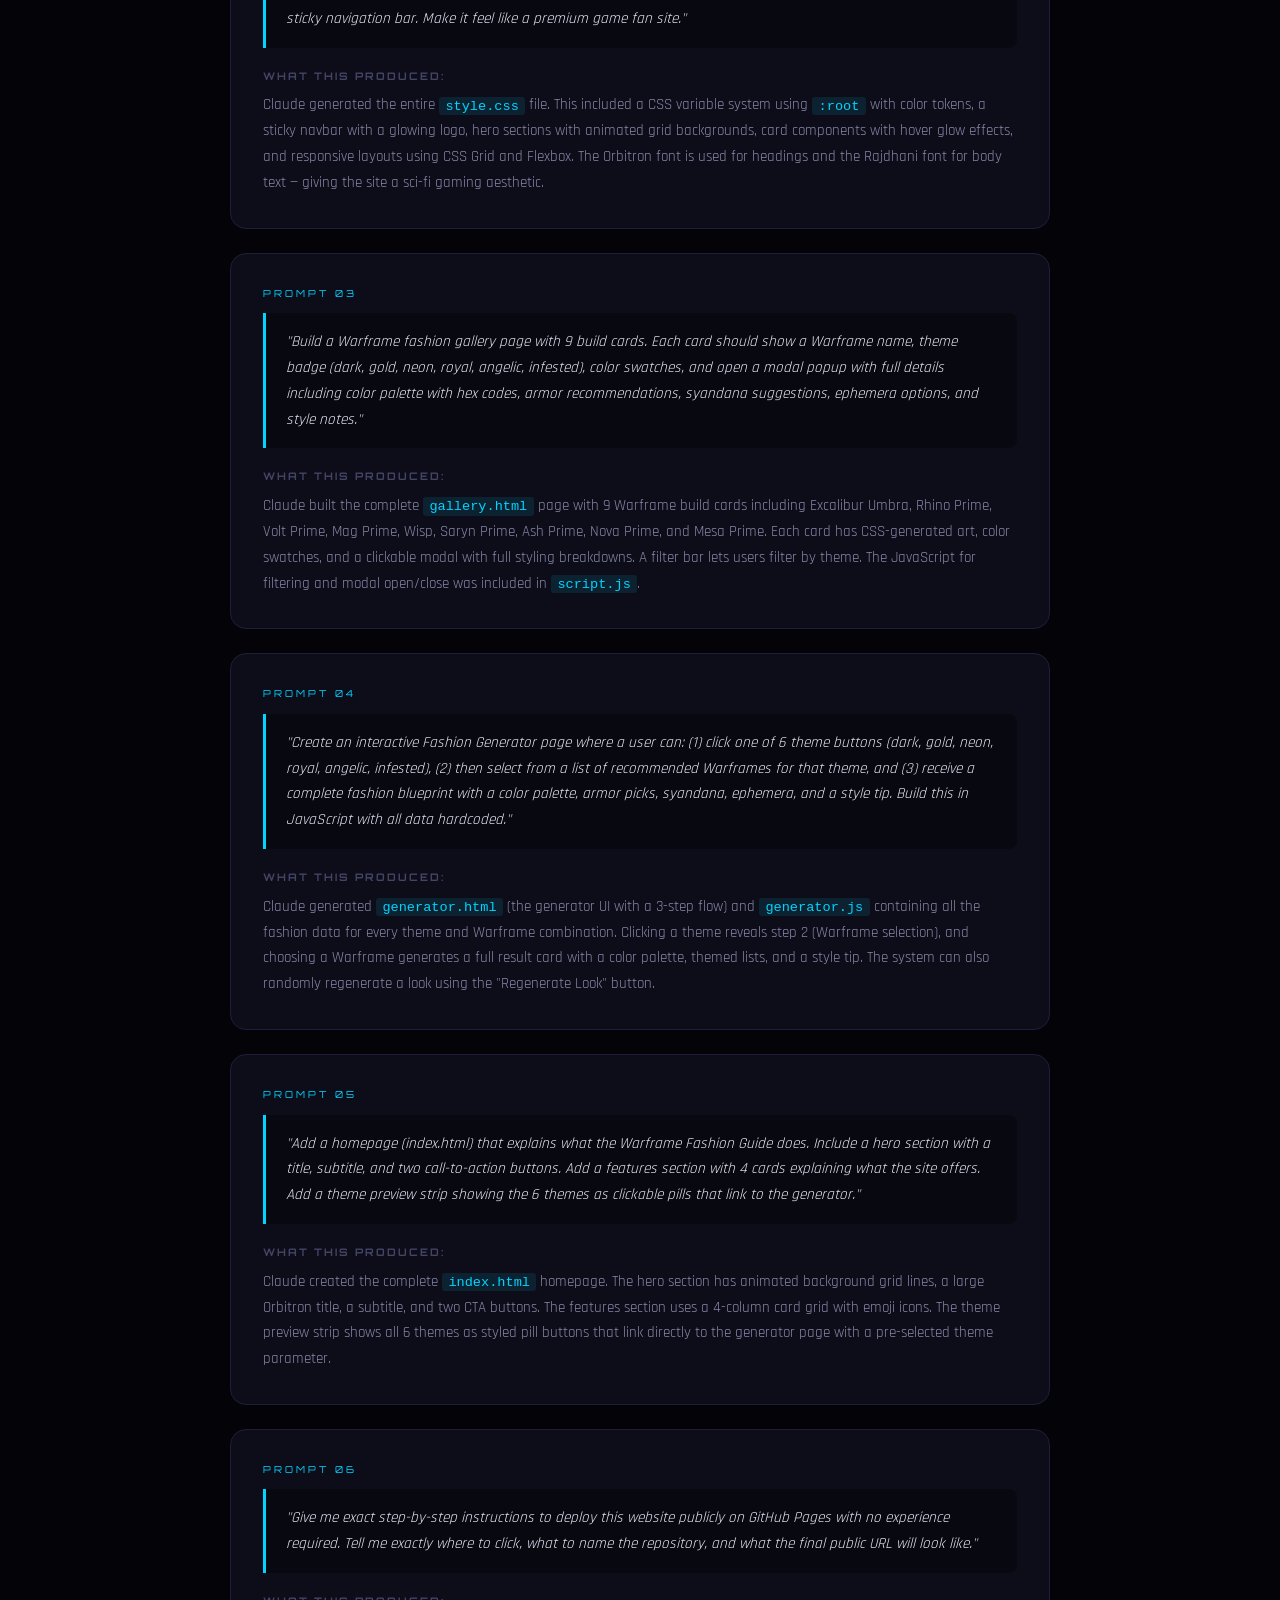
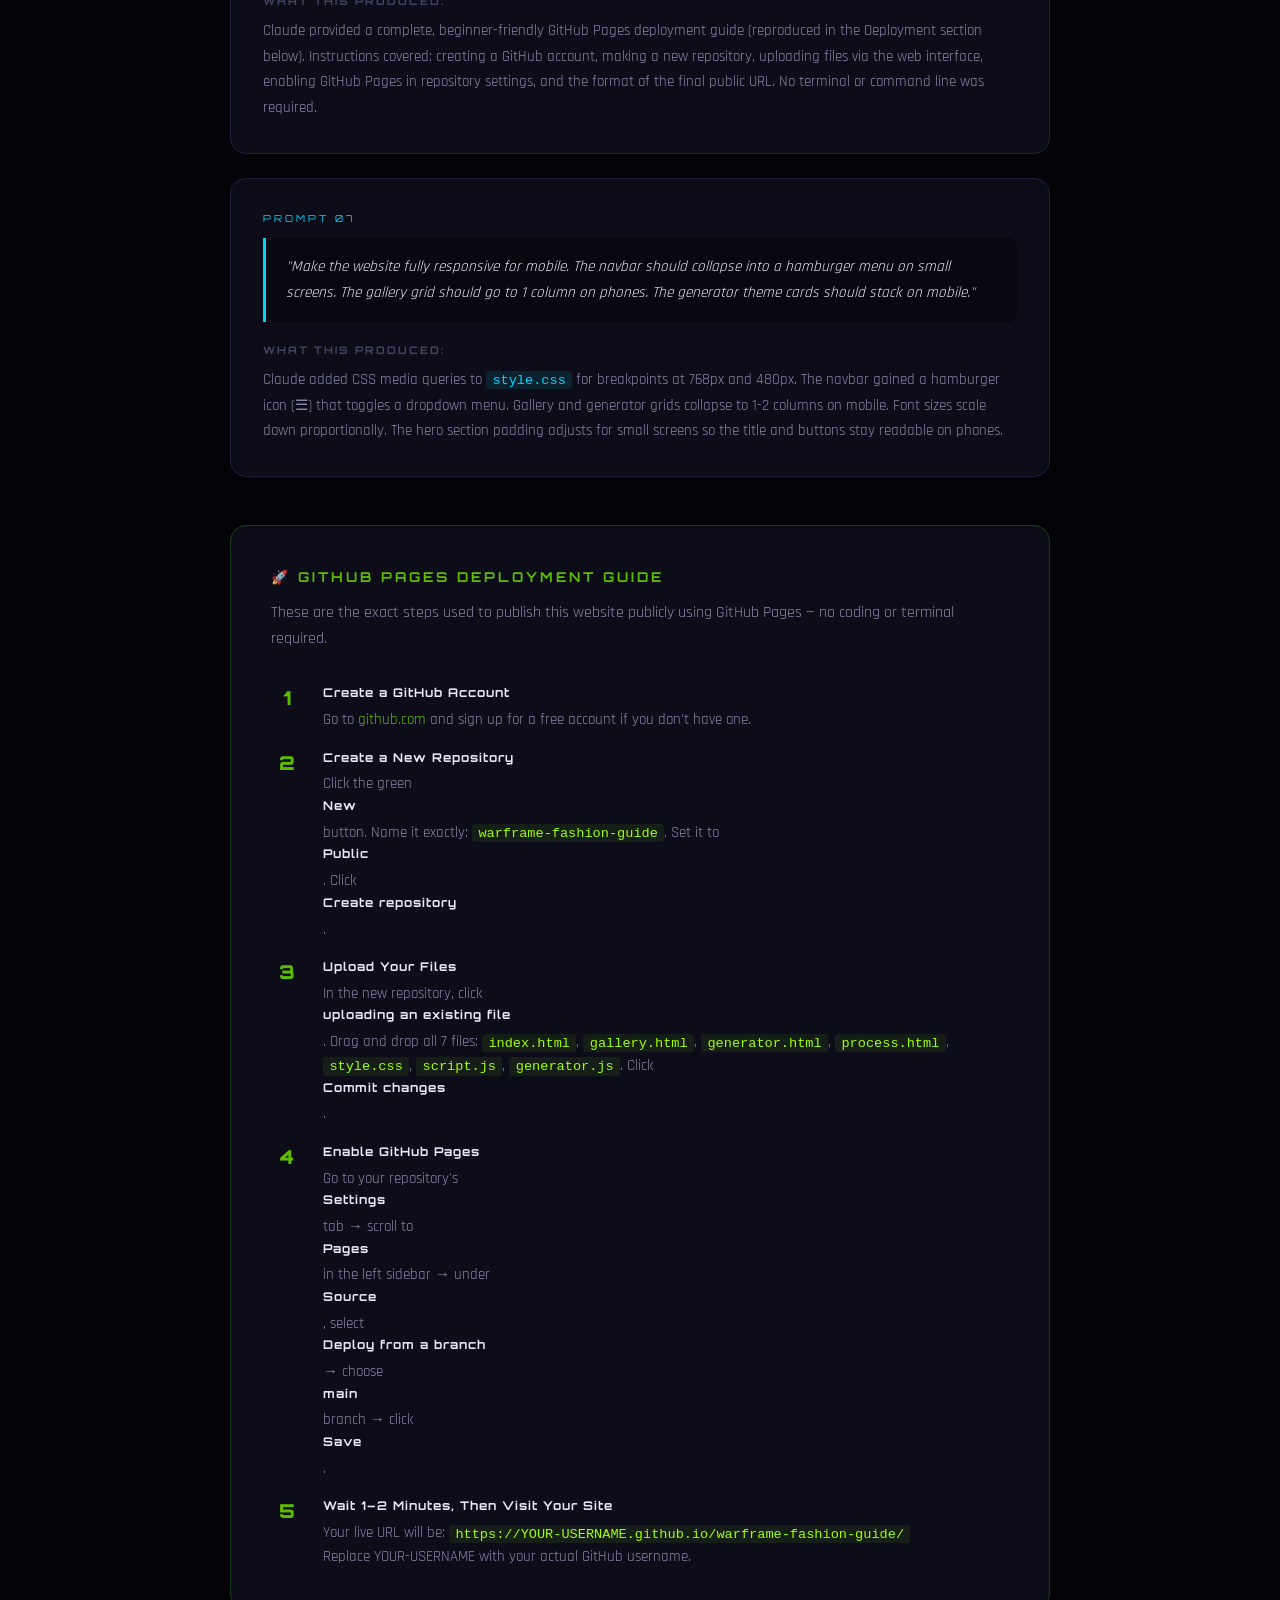
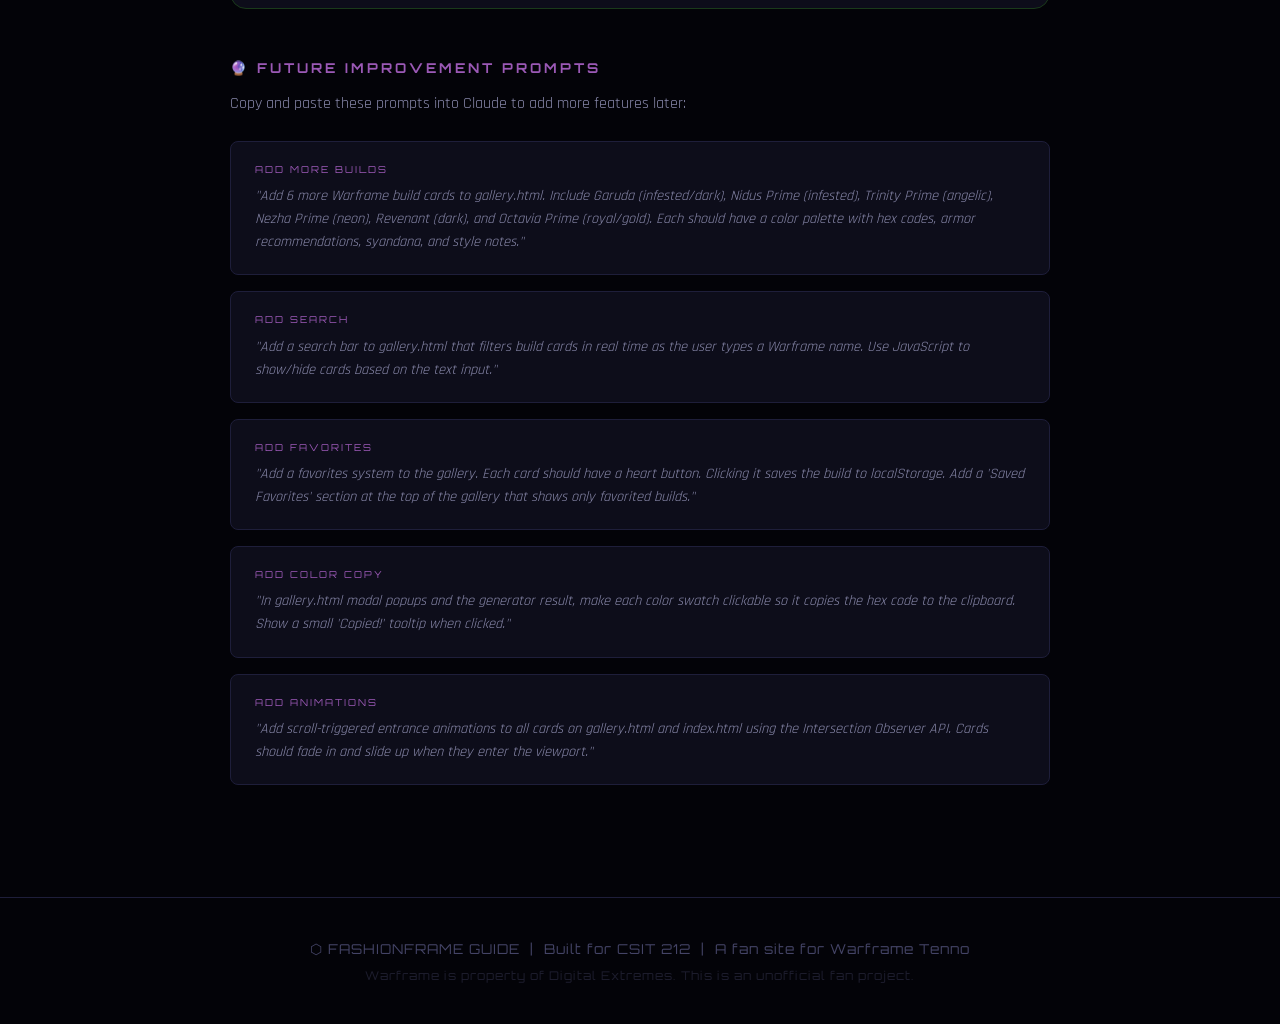
<file: process.html>
<!DOCTYPE html>
<html lang="en">
<head>
  <meta charset="UTF-8" />
  <meta name="viewport" content="width=device-width, initial-scale=1.0"/>
  <title>How I Made This – Warframe Fashion Guide</title>
  <link rel="stylesheet" href="style.css" />
  <link href="https://fonts.googleapis.com/css2?family=Orbitron:wght@400;700;900&family=Rajdhani:wght@300;400;600&display=swap" rel="stylesheet"/>
</head>
<body>

  <nav class="navbar">
    <div class="nav-logo">⬡ FASHIONFRAME</div>
    <ul class="nav-links">
      <li><a href="index.html">Home</a></li>
      <li><a href="gallery.html">Gallery</a></li>
      <li><a href="generator.html">Generate</a></li>
      <li><a href="process.html" class="active">How I Made This</a></li>
    </ul>
    <div class="nav-toggle" onclick="toggleMenu()">☰</div>
  </nav>

  <section class="page-hero">
    <h1 class="page-title">HOW I MADE THIS</h1>
    <p class="page-sub">Project Process — CSIT 212 Final Project</p>
  </section>

  <section class="process-section">

    <div class="process-intro">
      <h2>Project Overview</h2>
      <p>This website — <strong>Warframe Fashion Guide (Fashionframe)</strong> — was built entirely through AI prompting using <strong>Claude (Anthropic)</strong> as the autocoding tool. No code was manually written or edited by the student. All HTML, CSS, and JavaScript was generated through a series of structured prompts, which are documented below.</p>
      <p>The project demonstrates how modern AI tools can be used to design, build, and deploy a complete multi-page website from scratch using only natural language instructions.</p>
      <div class="process-meta">
        <div class="meta-item"><span class="meta-label">AI Tool Used</span><span class="meta-val">Claude by Anthropic (claude.ai)</span></div>
        <div class="meta-item"><span class="meta-label">Deployed Via</span><span class="meta-val">GitHub Pages</span></div>
        <div class="meta-item"><span class="meta-label">Files Created</span><span class="meta-val">index.html, gallery.html, generator.html, process.html, style.css, script.js, generator.js</span></div>
        <div class="meta-item"><span class="meta-label">Manual Code Written</span><span class="meta-val">None — 100% AI-generated</span></div>
      </div>
    </div>

    <h2 class="process-prompts-title">THE PROMPTS</h2>
    <p class="process-prompts-sub">Each prompt below was entered into Claude. The explanation describes what Claude produced as a result.</p>

    <!-- PROMPT 1 -->
    <div class="prompt-card">
      <div class="prompt-number">PROMPT 01</div>
      <div class="prompt-text">
        "Act as an AI autocoding web developer. I need to complete my CSIT 212 Final Project by building a public website completely through prompting, with no manual coding or deployment by me. My project idea is a website called 'Warframe Fashion Guide' that helps users find good Warframe fashion ideas. The website should give stylish Warframe looks with color palettes, armor/accessory suggestions, themes, and a gallery of builds. Help me build the full website with all files and give me step-by-step GitHub Pages deployment instructions."
      </div>
      <div class="prompt-result">
        <h4>What This Produced:</h4>
        <p>This was the master prompt that kicked off the entire project. Claude responded by generating the complete structure for a 4-page website: <code>index.html</code> (homepage), <code>gallery.html</code> (fashion gallery), <code>generator.html</code> (theme generator), and <code>process.html</code> (this page). It also produced <code>style.css</code> with a dark gaming aesthetic, <code>script.js</code> for navigation and interactivity, and <code>generator.js</code> with full fashion data for 6 themes. Additionally, Claude provided step-by-step GitHub Pages deployment instructions and future improvement prompts.</p>
      </div>
    </div>

    <!-- PROMPT 2 -->
    <div class="prompt-card">
      <div class="prompt-number">PROMPT 02</div>
      <div class="prompt-text">
        "Create a modern gaming-style website design for a Warframe fashion guide. Use a dark background with glowing accents, the Orbitron and Rajdhani fonts from Google Fonts, a CSS variable system for colors, and a sticky navigation bar. Make it feel like a premium game fan site."
      </div>
      <div class="prompt-result">
        <h4>What This Produced:</h4>
        <p>Claude generated the entire <code>style.css</code> file. This included a CSS variable system using <code>:root</code> with color tokens, a sticky navbar with a glowing logo, hero sections with animated grid backgrounds, card components with hover glow effects, and responsive layouts using CSS Grid and Flexbox. The Orbitron font is used for headings and the Rajdhani font for body text — giving the site a sci-fi gaming aesthetic.</p>
      </div>
    </div>

    <!-- PROMPT 3 -->
    <div class="prompt-card">
      <div class="prompt-number">PROMPT 03</div>
      <div class="prompt-text">
        "Build a Warframe fashion gallery page with 9 build cards. Each card should show a Warframe name, theme badge (dark, gold, neon, royal, angelic, infested), color swatches, and open a modal popup with full details including color palette with hex codes, armor recommendations, syandana suggestions, ephemera options, and style notes."
      </div>
      <div class="prompt-result">
        <h4>What This Produced:</h4>
        <p>Claude built the complete <code>gallery.html</code> page with 9 Warframe build cards including Excalibur Umbra, Rhino Prime, Volt Prime, Mag Prime, Wisp, Saryn Prime, Ash Prime, Nova Prime, and Mesa Prime. Each card has CSS-generated art, color swatches, and a clickable modal with full styling breakdowns. A filter bar lets users filter by theme. The JavaScript for filtering and modal open/close was included in <code>script.js</code>.</p>
      </div>
    </div>

    <!-- PROMPT 4 -->
    <div class="prompt-card">
      <div class="prompt-number">PROMPT 04</div>
      <div class="prompt-text">
        "Create an interactive Fashion Generator page where a user can: (1) click one of 6 theme buttons (dark, gold, neon, royal, angelic, infested), (2) then select from a list of recommended Warframes for that theme, and (3) receive a complete fashion blueprint with a color palette, armor picks, syandana, ephemera, and a style tip. Build this in JavaScript with all data hardcoded."
      </div>
      <div class="prompt-result">
        <h4>What This Produced:</h4>
        <p>Claude generated <code>generator.html</code> (the generator UI with a 3-step flow) and <code>generator.js</code> containing all the fashion data for every theme and Warframe combination. Clicking a theme reveals step 2 (Warframe selection), and choosing a Warframe generates a full result card with a color palette, themed lists, and a style tip. The system can also randomly regenerate a look using the "Regenerate Look" button.</p>
      </div>
    </div>

    <!-- PROMPT 5 -->
    <div class="prompt-card">
      <div class="prompt-number">PROMPT 05</div>
      <div class="prompt-text">
        "Add a homepage (index.html) that explains what the Warframe Fashion Guide does. Include a hero section with a title, subtitle, and two call-to-action buttons. Add a features section with 4 cards explaining what the site offers. Add a theme preview strip showing the 6 themes as clickable pills that link to the generator."
      </div>
      <div class="prompt-result">
        <h4>What This Produced:</h4>
        <p>Claude created the complete <code>index.html</code> homepage. The hero section has animated background grid lines, a large Orbitron title, a subtitle, and two CTA buttons. The features section uses a 4-column card grid with emoji icons. The theme preview strip shows all 6 themes as styled pill buttons that link directly to the generator page with a pre-selected theme parameter.</p>
      </div>
    </div>

    <!-- PROMPT 6 -->
    <div class="prompt-card">
      <div class="prompt-number">PROMPT 06</div>
      <div class="prompt-text">
        "Give me exact step-by-step instructions to deploy this website publicly on GitHub Pages with no experience required. Tell me exactly where to click, what to name the repository, and what the final public URL will look like."
      </div>
      <div class="prompt-result">
        <h4>What This Produced:</h4>
        <p>Claude provided a complete, beginner-friendly GitHub Pages deployment guide (reproduced in the Deployment section below). Instructions covered: creating a GitHub account, making a new repository, uploading files via the web interface, enabling GitHub Pages in repository settings, and the format of the final public URL. No terminal or command line was required.</p>
      </div>
    </div>

    <!-- PROMPT 7 -->
    <div class="prompt-card">
      <div class="prompt-number">PROMPT 07</div>
      <div class="prompt-text">
        "Make the website fully responsive for mobile. The navbar should collapse into a hamburger menu on small screens. The gallery grid should go to 1 column on phones. The generator theme cards should stack on mobile."
      </div>
      <div class="prompt-result">
        <h4>What This Produced:</h4>
        <p>Claude added CSS media queries to <code>style.css</code> for breakpoints at 768px and 480px. The navbar gained a hamburger icon (☰) that toggles a dropdown menu. Gallery and generator grids collapse to 1-2 columns on mobile. Font sizes scale down proportionally. The hero section padding adjusts for small screens so the title and buttons stay readable on phones.</p>
      </div>
    </div>

    <!-- DEPLOYMENT -->
    <div class="deployment-guide">
      <h2>🚀 GitHub Pages Deployment Guide</h2>
      <p>These are the exact steps used to publish this website publicly using GitHub Pages — no coding or terminal required.</p>

      <div class="deploy-steps">
        <div class="deploy-step">
          <div class="deploy-num">1</div>
          <div class="deploy-body">
            <strong>Create a GitHub Account</strong>
            <p>Go to <a href="https://github.com" target="_blank">github.com</a> and sign up for a free account if you don't have one.</p>
          </div>
        </div>
        <div class="deploy-step">
          <div class="deploy-num">2</div>
          <div class="deploy-body">
            <strong>Create a New Repository</strong>
            <p>Click the green <strong>New</strong> button. Name it exactly: <code>warframe-fashion-guide</code>. Set it to <strong>Public</strong>. Click <strong>Create repository</strong>.</p>
          </div>
        </div>
        <div class="deploy-step">
          <div class="deploy-num">3</div>
          <div class="deploy-body">
            <strong>Upload Your Files</strong>
            <p>In the new repository, click <strong>uploading an existing file</strong>. Drag and drop all 7 files: <code>index.html</code>, <code>gallery.html</code>, <code>generator.html</code>, <code>process.html</code>, <code>style.css</code>, <code>script.js</code>, <code>generator.js</code>. Click <strong>Commit changes</strong>.</p>
          </div>
        </div>
        <div class="deploy-step">
          <div class="deploy-num">4</div>
          <div class="deploy-body">
            <strong>Enable GitHub Pages</strong>
            <p>Go to your repository's <strong>Settings</strong> tab → scroll to <strong>Pages</strong> in the left sidebar → under <strong>Source</strong>, select <strong>Deploy from a branch</strong> → choose <strong>main</strong> branch → click <strong>Save</strong>.</p>
          </div>
        </div>
        <div class="deploy-step">
          <div class="deploy-num">5</div>
          <div class="deploy-body">
            <strong>Wait 1–2 Minutes, Then Visit Your Site</strong>
            <p>Your live URL will be: <code>https://YOUR-USERNAME.github.io/warframe-fashion-guide/</code><br/>Replace YOUR-USERNAME with your actual GitHub username.</p>
          </div>
        </div>
      </div>
    </div>

    <!-- FUTURE PROMPTS -->
    <div class="future-prompts">
      <h2>🔮 Future Improvement Prompts</h2>
      <p>Copy and paste these prompts into Claude to add more features later:</p>

      <div class="future-prompt-card">
        <div class="fp-label">ADD MORE BUILDS</div>
        <div class="fp-text">"Add 6 more Warframe build cards to gallery.html. Include Garuda (infested/dark), Nidus Prime (infested), Trinity Prime (angelic), Nezha Prime (neon), Revenant (dark), and Octavia Prime (royal/gold). Each should have a color palette with hex codes, armor recommendations, syandana, and style notes."</div>
      </div>

      <div class="future-prompt-card">
        <div class="fp-label">ADD SEARCH</div>
        <div class="fp-text">"Add a search bar to gallery.html that filters build cards in real time as the user types a Warframe name. Use JavaScript to show/hide cards based on the text input."</div>
      </div>

      <div class="future-prompt-card">
        <div class="fp-label">ADD FAVORITES</div>
        <div class="fp-text">"Add a favorites system to the gallery. Each card should have a heart button. Clicking it saves the build to localStorage. Add a 'Saved Favorites' section at the top of the gallery that shows only favorited builds."</div>
      </div>

      <div class="future-prompt-card">
        <div class="fp-label">ADD COLOR COPY</div>
        <div class="fp-text">"In gallery.html modal popups and the generator result, make each color swatch clickable so it copies the hex code to the clipboard. Show a small 'Copied!' tooltip when clicked."</div>
      </div>

      <div class="future-prompt-card">
        <div class="fp-label">ADD ANIMATIONS</div>
        <div class="fp-text">"Add scroll-triggered entrance animations to all cards on gallery.html and index.html using the Intersection Observer API. Cards should fade in and slide up when they enter the viewport."</div>
      </div>
    </div>

  </section>

  <footer class="footer">
    <p>⬡ FASHIONFRAME GUIDE &nbsp;|&nbsp; Built for CSIT 212 &nbsp;|&nbsp; A fan site for Warframe Tenno</p>
    <p style="margin-top:6px; font-size:0.75rem; opacity:0.4;">Warframe is property of Digital Extremes. This is an unofficial fan project.</p>
  </footer>

  <script src="script.js"></script>
</body>
</html>
</file>
<file: style.css>
/* ============================================
   FASHIONFRAME GUIDE — STYLE.CSS
   Gaming-style dark UI with glowing accents
   ============================================ */

:root {
  --bg-deep: #030308;
  --bg-mid: #07070f;
  --bg-card: #0d0d1a;
  --bg-card-hover: #12122a;
  --border: #1e1e3a;
  --border-glow: #3a3a6e;
  --text-primary: #e8e8f8;
  --text-secondary: #8888aa;
  --text-muted: #444466;
  --accent-cyan: #00d4ff;
  --accent-cyan-dim: rgba(0, 212, 255, 0.15);
  --accent-cyan-glow: rgba(0, 212, 255, 0.4);

  /* Theme colors */
  --dark-c: #c0392b;
  --gold-c: #f4c300;
  --neon-c: #00f5ff;
  --royal-c: #9b59b6;
  --angelic-c: #f5e6b8;
  --infested-c: #5dbb00;

  --font-display: 'Orbitron', sans-serif;
  --font-body: 'Rajdhani', sans-serif;
  --radius: 8px;
  --radius-lg: 16px;
}

* { margin: 0; padding: 0; box-sizing: border-box; }

html { scroll-behavior: smooth; }

body {
  background-color: var(--bg-deep);
  color: var(--text-primary);
  font-family: var(--font-body);
  font-size: 1rem;
  line-height: 1.6;
  overflow-x: hidden;
}

a { color: var(--accent-cyan); text-decoration: none; transition: opacity 0.2s; }
a:hover { opacity: 0.8; }

/* ============ NAVBAR ============ */
.navbar {
  position: sticky;
  top: 0;
  z-index: 100;
  display: flex;
  align-items: center;
  justify-content: space-between;
  padding: 0 2.5rem;
  height: 64px;
  background: rgba(3, 3, 8, 0.92);
  backdrop-filter: blur(12px);
  border-bottom: 1px solid var(--border);
}

.nav-logo {
  font-family: var(--font-display);
  font-size: 1.1rem;
  font-weight: 700;
  color: var(--accent-cyan);
  letter-spacing: 2px;
  text-shadow: 0 0 20px var(--accent-cyan-glow);
}

.nav-links {
  display: flex;
  list-style: none;
  gap: 2.5rem;
}

.nav-links a {
  font-family: var(--font-display);
  font-size: 0.7rem;
  letter-spacing: 2px;
  color: var(--text-secondary);
  transition: color 0.2s, text-shadow 0.2s;
  text-transform: uppercase;
}

.nav-links a:hover,
.nav-links a.active {
  color: var(--accent-cyan);
  text-shadow: 0 0 12px var(--accent-cyan-glow);
  opacity: 1;
}

.nav-toggle {
  display: none;
  font-size: 1.4rem;
  cursor: pointer;
  color: var(--text-secondary);
}

/* ============ HERO ============ */
.hero {
  position: relative;
  min-height: 88vh;
  display: flex;
  align-items: center;
  justify-content: center;
  text-align: center;
  padding: 4rem 2rem;
  overflow: hidden;
}

.hero-bg-grid {
  position: absolute;
  inset: 0;
  background-image:
    linear-gradient(rgba(0, 212, 255, 0.04) 1px, transparent 1px),
    linear-gradient(90deg, rgba(0, 212, 255, 0.04) 1px, transparent 1px);
  background-size: 60px 60px;
  animation: gridPulse 8s ease-in-out infinite;
}

@keyframes gridPulse {
  0%, 100% { opacity: 0.5; }
  50% { opacity: 1; }
}

.hero-orb {
  position: absolute;
  width: 600px;
  height: 600px;
  border-radius: 50%;
  background: radial-gradient(circle, rgba(0, 212, 255, 0.08) 0%, transparent 70%);
  top: 50%;
  left: 50%;
  transform: translate(-50%, -50%);
  pointer-events: none;
}

.hero-content {
  position: relative;
  z-index: 2;
  max-width: 860px;
}

.hero-eyebrow {
  font-family: var(--font-display);
  font-size: 0.7rem;
  letter-spacing: 6px;
  color: var(--accent-cyan);
  margin-bottom: 1rem;
  opacity: 0.8;
}

.hero-title {
  font-family: var(--font-display);
  font-size: clamp(2rem, 6vw, 4.5rem);
  font-weight: 900;
  line-height: 1;
  letter-spacing: 6px;
  background: linear-gradient(135deg, #ffffff, var(--accent-cyan), #8888ff);
  -webkit-background-clip: text;
  -webkit-text-fill-color: transparent;
  background-clip: text;
  margin-bottom: 1.5rem;
  text-shadow: none;
}

.hero-subtitle {
  font-size: 1.15rem;
  color: var(--text-secondary);
  max-width: 600px;
  margin: 0 auto 2.5rem;
  line-height: 1.8;
}

.hero-cta {
  display: flex;
  gap: 1rem;
  justify-content: center;
  flex-wrap: wrap;
}

/* ============ BUTTONS ============ */
.btn-primary {
  font-family: var(--font-display);
  font-size: 0.72rem;
  letter-spacing: 2px;
  padding: 0.85rem 2.2rem;
  background: var(--accent-cyan);
  color: var(--bg-deep);
  border: none;
  border-radius: var(--radius);
  cursor: pointer;
  transition: all 0.25s;
  text-transform: uppercase;
  font-weight: 700;
  display: inline-block;
}

.btn-primary:hover {
  box-shadow: 0 0 24px var(--accent-cyan-glow), 0 0 48px rgba(0,212,255,0.2);
  transform: translateY(-2px);
  opacity: 1;
}

.btn-secondary {
  font-family: var(--font-display);
  font-size: 0.72rem;
  letter-spacing: 2px;
  padding: 0.85rem 2.2rem;
  background: transparent;
  color: var(--accent-cyan);
  border: 1px solid var(--accent-cyan);
  border-radius: var(--radius);
  cursor: pointer;
  transition: all 0.25s;
  text-transform: uppercase;
  display: inline-block;
}

.btn-secondary:hover {
  background: var(--accent-cyan-dim);
  box-shadow: 0 0 16px var(--accent-cyan-glow);
  opacity: 1;
  transform: translateY(-2px);
}

/* ============ SECTION TITLES ============ */
.section-title {
  font-family: var(--font-display);
  font-size: 0.8rem;
  letter-spacing: 6px;
  color: var(--text-muted);
  text-align: center;
  margin-bottom: 3rem;
  text-transform: uppercase;
}

/* ============ FEATURES ============ */
.features {
  padding: 6rem 2.5rem;
  max-width: 1200px;
  margin: 0 auto;
}

.feature-grid {
  display: grid;
  grid-template-columns: repeat(auto-fit, minmax(240px, 1fr));
  gap: 1.5rem;
}

.feature-card {
  background: var(--bg-card);
  border: 1px solid var(--border);
  border-radius: var(--radius-lg);
  padding: 2rem 1.5rem;
  transition: all 0.3s;
}

.feature-card:hover {
  border-color: var(--border-glow);
  background: var(--bg-card-hover);
  transform: translateY(-4px);
  box-shadow: 0 8px 32px rgba(0,0,0,0.4);
}

.feature-icon { font-size: 2rem; margin-bottom: 1rem; }

.feature-card h3 {
  font-family: var(--font-display);
  font-size: 0.8rem;
  letter-spacing: 2px;
  margin-bottom: 0.75rem;
  color: var(--text-primary);
}

.feature-card p { color: var(--text-secondary); font-size: 0.95rem; }

/* ============ THEMES PREVIEW ============ */
.themes-preview {
  padding: 4rem 2.5rem 6rem;
  text-align: center;
}

.themes-strip {
  display: flex;
  flex-wrap: wrap;
  gap: 1rem;
  justify-content: center;
  max-width: 800px;
  margin: 0 auto;
}

.theme-pill {
  font-family: var(--font-display);
  font-size: 0.72rem;
  letter-spacing: 2px;
  padding: 0.7rem 1.8rem;
  border-radius: 50px;
  border: 1px solid;
  cursor: pointer;
  transition: all 0.25s;
  text-transform: uppercase;
  display: inline-block;
}

.theme-pill:hover { transform: translateY(-2px); opacity: 1; }

.theme-pill.dark  { border-color: #8b0000; color: #ff4444; background: rgba(139,0,0,0.1); }
.theme-pill.dark:hover  { background: rgba(139,0,0,0.25); box-shadow: 0 0 16px rgba(139,0,0,0.4); }

.theme-pill.gold  { border-color: #c8a400; color: #ffd700; background: rgba(200,164,0,0.1); }
.theme-pill.gold:hover  { background: rgba(200,164,0,0.25); box-shadow: 0 0 16px rgba(200,164,0,0.4); }

.theme-pill.neon  { border-color: #00d4ff; color: #00f5ff; background: rgba(0,212,255,0.1); }
.theme-pill.neon:hover  { background: rgba(0,212,255,0.25); box-shadow: 0 0 16px rgba(0,212,255,0.4); }

.theme-pill.royal { border-color: #7b2fbe; color: #c77dff; background: rgba(123,47,190,0.1); }
.theme-pill.royal:hover { background: rgba(123,47,190,0.25); box-shadow: 0 0 16px rgba(123,47,190,0.4); }

.theme-pill.angelic { border-color: #d4a843; color: #f5e6b8; background: rgba(212,168,67,0.1); }
.theme-pill.angelic:hover { background: rgba(212,168,67,0.25); box-shadow: 0 0 16px rgba(212,168,67,0.3); }

.theme-pill.infested { border-color: #4a9900; color: #a3ff00; background: rgba(74,153,0,0.1); }
.theme-pill.infested:hover { background: rgba(74,153,0,0.25); box-shadow: 0 0 16px rgba(74,153,0,0.4); }

/* ============ PAGE HERO ============ */
.page-hero {
  padding: 6rem 2rem 3rem;
  text-align: center;
  border-bottom: 1px solid var(--border);
  background: linear-gradient(180deg, rgba(0,212,255,0.04) 0%, transparent 100%);
}

.page-title {
  font-family: var(--font-display);
  font-size: clamp(2rem, 6vw, 4rem);
  font-weight: 900;
  letter-spacing: 6px;
  background: linear-gradient(135deg, #fff, var(--accent-cyan));
  -webkit-background-clip: text;
  -webkit-text-fill-color: transparent;
  background-clip: text;
  margin-bottom: 1rem;
}

.page-sub {
  color: var(--text-secondary);
  font-size: 1.05rem;
  letter-spacing: 1px;
}

/* ============ GALLERY ============ */
.gallery-section {
  padding: 4rem 2.5rem;
  max-width: 1200px;
  margin: 0 auto;
}

.gallery-filters {
  display: flex;
  flex-wrap: wrap;
  gap: 0.75rem;
  margin-bottom: 2.5rem;
  justify-content: center;
}

.filter-btn {
  font-family: var(--font-display);
  font-size: 0.65rem;
  letter-spacing: 2px;
  padding: 0.5rem 1.4rem;
  background: transparent;
  color: var(--text-secondary);
  border: 1px solid var(--border);
  border-radius: var(--radius);
  cursor: pointer;
  transition: all 0.2s;
  text-transform: uppercase;
}

.filter-btn:hover,
.filter-btn.active {
  color: var(--accent-cyan);
  border-color: var(--accent-cyan);
  background: var(--accent-cyan-dim);
}

.gallery-grid {
  display: grid;
  grid-template-columns: repeat(auto-fill, minmax(300px, 1fr));
  gap: 1.5rem;
}

.build-card {
  background: var(--bg-card);
  border: 1px solid var(--border);
  border-radius: var(--radius-lg);
  overflow: hidden;
  cursor: pointer;
  transition: all 0.3s;
}

.build-card:hover {
  border-color: var(--border-glow);
  transform: translateY(-5px);
  box-shadow: 0 12px 40px rgba(0,0,0,0.5);
}

.build-preview {
  height: 200px;
  position: relative;
  display: flex;
  align-items: center;
  justify-content: center;
  overflow: hidden;
}

/* Warframe silhouette art */
.wf-silhouette {
  width: 100px;
  height: 160px;
  opacity: 0.7;
  position: relative;
}

/* Generic humanoid silhouette using CSS shapes */
.wf-silhouette::before {
  content: '';
  position: absolute;
  top: 0; left: 50%; transform: translateX(-50%);
  width: 32px; height: 32px;
  background: currentColor;
  border-radius: 50%;
}
.wf-silhouette::after {
  content: '';
  position: absolute;
  top: 28px; left: 50%; transform: translateX(-50%);
  width: 48px; height: 80px;
  background: currentColor;
  clip-path: polygon(10% 0%, 90% 0%, 100% 100%, 0% 100%);
}

/* Theme colors for silhouettes */
.excalibur-dark { color: #8b0000; }
.rhino-gold { color: #ffd700; }
.volt-neon { color: #00f5ff; }
.mag-royal { color: #9b59b6; }
.wisp-angelic { color: #ffd700; }
.saryn-infested { color: #5dbb00; }
.ash-dark { color: #4a90c4; }
.nova-neon { color: #ff00cc; }
.mesa-royal { color: #b87333; }

.build-badge {
  position: absolute;
  top: 12px; right: 12px;
  font-family: var(--font-display);
  font-size: 0.6rem;
  letter-spacing: 2px;
  padding: 0.3rem 0.7rem;
  border-radius: 4px;
  border: 1px solid;
}

.build-badge.dark  { color: #ff4444; border-color: #8b0000; background: rgba(139,0,0,0.3); }
.build-badge.gold  { color: #ffd700; border-color: #c8a400; background: rgba(200,164,0,0.3); }
.build-badge.neon  { color: #00f5ff; border-color: #00b4d8; background: rgba(0,180,216,0.3); }
.build-badge.royal { color: #c77dff; border-color: #7b2fbe; background: rgba(123,47,190,0.3); }
.build-badge.angelic { color: #f5e6b8; border-color: #d4a843; background: rgba(212,168,67,0.2); }
.build-badge.infested { color: #a3ff00; border-color: #4a9900; background: rgba(74,153,0,0.3); }

.build-info {
  padding: 1.25rem 1.5rem;
}

.build-info h3 {
  font-family: var(--font-display);
  font-size: 0.78rem;
  letter-spacing: 1px;
  margin-bottom: 0.5rem;
  color: var(--text-primary);
}

.build-info p {
  font-size: 0.9rem;
  color: var(--text-secondary);
  margin-bottom: 0.75rem;
}

.swatch-row {
  display: flex;
  gap: 0.4rem;
}

.swatch {
  width: 20px; height: 20px;
  border-radius: 4px;
  border: 1px solid rgba(255,255,255,0.1);
  display: inline-block;
}

.swatch.lg {
  width: 32px; height: 32px;
  border-radius: 6px;
  flex-shrink: 0;
}

/* ============ MODALS ============ */
.modal-overlay {
  display: none;
  position: fixed;
  inset: 0;
  background: rgba(0,0,0,0.8);
  backdrop-filter: blur(6px);
  z-index: 200;
}

.modal-overlay.open { display: block; }

.build-modal {
  display: none;
  position: fixed;
  top: 50%;
  left: 50%;
  transform: translate(-50%, -50%);
  z-index: 201;
  width: min(700px, 94vw);
  max-height: 85vh;
  overflow-y: auto;
  background: var(--bg-card);
  border: 1px solid var(--border-glow);
  border-radius: var(--radius-lg);
  padding: 2.5rem;
  box-shadow: 0 24px 80px rgba(0,0,0,0.7);
}

.build-modal.open { display: block; }

.build-modal h2 {
  font-family: var(--font-display);
  font-size: 1rem;
  letter-spacing: 2px;
  margin-bottom: 0.75rem;
}

.modal-close {
  position: absolute;
  top: 1rem; right: 1rem;
  background: transparent;
  border: 1px solid var(--border);
  color: var(--text-secondary);
  width: 32px; height: 32px;
  border-radius: 50%;
  cursor: pointer;
  font-size: 0.9rem;
  transition: all 0.2s;
  display: flex; align-items: center; justify-content: center;
}

.modal-close:hover { border-color: var(--accent-cyan); color: var(--accent-cyan); }

.modal-theme-badge {
  display: inline-block;
  font-family: var(--font-display);
  font-size: 0.6rem;
  letter-spacing: 2px;
  padding: 0.3rem 0.8rem;
  border-radius: 4px;
  border: 1px solid;
  margin-bottom: 1.5rem;
}

.modal-theme-badge.dark  { color: #ff4444; border-color: #8b0000; background: rgba(139,0,0,0.2); }
.modal-theme-badge.gold  { color: #ffd700; border-color: #c8a400; background: rgba(200,164,0,0.2); }
.modal-theme-badge.neon  { color: #00f5ff; border-color: #00b4d8; background: rgba(0,180,216,0.2); }
.modal-theme-badge.royal { color: #c77dff; border-color: #7b2fbe; background: rgba(123,47,190,0.2); }
.modal-theme-badge.angelic { color: #f5e6b8; border-color: #d4a843; background: rgba(212,168,67,0.15); }
.modal-theme-badge.infested { color: #a3ff00; border-color: #4a9900; background: rgba(74,153,0,0.2); }

.modal-palette {
  display: flex;
  flex-direction: column;
  gap: 0.6rem;
  margin-bottom: 1.5rem;
  padding: 1.25rem;
  background: rgba(255,255,255,0.03);
  border-radius: var(--radius);
  border: 1px solid var(--border);
}

.palette-item {
  display: flex;
  align-items: center;
  gap: 0.75rem;
  font-size: 0.9rem;
  color: var(--text-secondary);
  font-family: var(--font-body);
}

.modal-details h4 {
  font-family: var(--font-display);
  font-size: 0.7rem;
  letter-spacing: 2px;
  color: var(--accent-cyan);
  margin: 1.25rem 0 0.6rem;
  text-transform: uppercase;
}

.modal-details ul {
  list-style: none;
  padding-left: 0;
}

.modal-details ul li {
  color: var(--text-secondary);
  font-size: 0.95rem;
  padding: 0.2rem 0;
}

.modal-details ul li::before { content: "▸ "; color: var(--accent-cyan); font-size: 0.7rem; }

.modal-details p { color: var(--text-secondary); font-size: 0.95rem; }

/* ============ GENERATOR ============ */
.generator-section {
  padding: 4rem 2.5rem 6rem;
  max-width: 900px;
  margin: 0 auto;
}

.gen-step {
  margin-bottom: 3rem;
}

.gen-step-title {
  font-family: var(--font-display);
  font-size: 0.75rem;
  letter-spacing: 3px;
  color: var(--text-secondary);
  margin-bottom: 1.5rem;
  display: flex;
  align-items: center;
  gap: 1rem;
  text-transform: uppercase;
}

.step-num {
  font-size: 1.5rem;
  color: var(--accent-cyan);
  font-weight: 900;
}

.theme-grid {
  display: grid;
  grid-template-columns: repeat(auto-fill, minmax(180px, 1fr));
  gap: 1rem;
}

.theme-card {
  background: var(--bg-card);
  border: 2px solid var(--border);
  border-radius: var(--radius-lg);
  padding: 1.75rem 1rem;
  cursor: pointer;
  transition: all 0.25s;
  text-align: center;
  font-family: var(--font-body);
}

.theme-card:hover { transform: translateY(-3px); }
.theme-card.selected { border-width: 2px; }

.theme-icon { font-size: 2rem; margin-bottom: 0.6rem; display: block; }

.theme-name {
  font-family: var(--font-display);
  font-size: 0.75rem;
  letter-spacing: 3px;
  display: block;
  margin-bottom: 0.4rem;
}

.theme-desc { font-size: 0.85rem; color: var(--text-secondary); }

/* Theme card variants */
.theme-card.dark  { border-color: #3a0000; color: var(--text-primary); }
.theme-card.dark:hover, .theme-card.dark.selected  { border-color: #8b0000; background: rgba(139,0,0,0.12); box-shadow: 0 0 20px rgba(139,0,0,0.3); }
.theme-card.dark .theme-name  { color: #ff4444; }

.theme-card.gold  { border-color: #3a2e00; color: var(--text-primary); }
.theme-card.gold:hover, .theme-card.gold.selected  { border-color: #c8a400; background: rgba(200,164,0,0.12); box-shadow: 0 0 20px rgba(200,164,0,0.3); }
.theme-card.gold .theme-name  { color: #ffd700; }

.theme-card.neon  { border-color: #001a2e; color: var(--text-primary); }
.theme-card.neon:hover, .theme-card.neon.selected  { border-color: #00d4ff; background: rgba(0,212,255,0.12); box-shadow: 0 0 20px rgba(0,212,255,0.3); }
.theme-card.neon .theme-name  { color: #00f5ff; }

.theme-card.royal { border-color: #1a0040; color: var(--text-primary); }
.theme-card.royal:hover, .theme-card.royal.selected { border-color: #7b2fbe; background: rgba(123,47,190,0.12); box-shadow: 0 0 20px rgba(123,47,190,0.3); }
.theme-card.royal .theme-name { color: #c77dff; }

.theme-card.angelic { border-color: #2e2400; color: var(--text-primary); }
.theme-card.angelic:hover, .theme-card.angelic.selected { border-color: #d4a843; background: rgba(212,168,67,0.1); box-shadow: 0 0 20px rgba(212,168,67,0.25); }
.theme-card.angelic .theme-name { color: #f5e6b8; }

.theme-card.infested { border-color: #0a1400; color: var(--text-primary); }
.theme-card.infested:hover, .theme-card.infested.selected { border-color: #4a9900; background: rgba(74,153,0,0.12); box-shadow: 0 0 20px rgba(74,153,0,0.3); }
.theme-card.infested .theme-name { color: #a3ff00; }

/* WF Select */
.wf-select-grid {
  display: flex;
  flex-wrap: wrap;
  gap: 0.75rem;
}

.wf-btn {
  font-family: var(--font-display);
  font-size: 0.65rem;
  letter-spacing: 2px;
  padding: 0.6rem 1.4rem;
  background: var(--bg-card);
  color: var(--text-secondary);
  border: 1px solid var(--border);
  border-radius: var(--radius);
  cursor: pointer;
  transition: all 0.2s;
  text-transform: uppercase;
}

.wf-btn:hover {
  border-color: var(--border-glow);
  color: var(--text-primary);
}

.wf-btn.active {
  border-color: var(--accent-cyan);
  color: var(--accent-cyan);
  background: var(--accent-cyan-dim);
}

/* Generator Result */
.gen-result {
  background: var(--bg-card);
  border: 1px solid var(--border-glow);
  border-radius: var(--radius-lg);
  padding: 2.5rem;
  animation: fadeInUp 0.4s ease;
}

@keyframes fadeInUp {
  from { opacity: 0; transform: translateY(20px); }
  to { opacity: 1; transform: translateY(0); }
}

.result-header {
  display: flex;
  align-items: center;
  gap: 1rem;
  margin-bottom: 2rem;
  flex-wrap: wrap;
}

.result-title {
  font-family: var(--font-display);
  font-size: 1.1rem;
  letter-spacing: 3px;
}

.result-badge { font-size: 0.65rem; }

.result-body {
  display: grid;
  grid-template-columns: 1fr 2fr;
  gap: 2rem;
}

.result-palette-col h4,
.result-section h4 {
  font-family: var(--font-display);
  font-size: 0.65rem;
  letter-spacing: 2px;
  color: var(--text-muted);
  margin-bottom: 0.75rem;
  text-transform: uppercase;
}

.result-swatches {
  display: flex;
  flex-direction: column;
  gap: 0.6rem;
}

.result-swatch-item {
  display: flex;
  align-items: center;
  gap: 0.6rem;
  font-size: 0.85rem;
  color: var(--text-secondary);
}

.result-swatch-item .swatch { width: 28px; height: 28px; flex-shrink: 0; }

.result-section {
  margin-bottom: 1.25rem;
}

.result-section ul {
  list-style: none;
  padding: 0;
}

.result-section ul li {
  color: var(--text-secondary);
  font-size: 0.9rem;
  padding: 0.2rem 0;
}

.result-section ul li::before { content: "▸ "; color: var(--accent-cyan); font-size: 0.7rem; }
.result-section p { color: var(--text-secondary); font-size: 0.9rem; }

/* ============ PROCESS PAGE ============ */
.process-section {
  padding: 4rem 2.5rem 6rem;
  max-width: 900px;
  margin: 0 auto;
}

.process-intro {
  background: var(--bg-card);
  border: 1px solid var(--border);
  border-radius: var(--radius-lg);
  padding: 2.5rem;
  margin-bottom: 3rem;
}

.process-intro h2 {
  font-family: var(--font-display);
  font-size: 0.85rem;
  letter-spacing: 3px;
  color: var(--accent-cyan);
  margin-bottom: 1rem;
  text-transform: uppercase;
}

.process-intro p {
  color: var(--text-secondary);
  line-height: 1.8;
  margin-bottom: 1rem;
}

.process-intro strong { color: var(--text-primary); }

.process-meta {
  display: grid;
  grid-template-columns: repeat(auto-fit, minmax(200px, 1fr));
  gap: 1rem;
  margin-top: 1.5rem;
  padding-top: 1.5rem;
  border-top: 1px solid var(--border);
}

.meta-item {
  display: flex;
  flex-direction: column;
  gap: 0.25rem;
}

.meta-label {
  font-family: var(--font-display);
  font-size: 0.6rem;
  letter-spacing: 2px;
  color: var(--text-muted);
  text-transform: uppercase;
}

.meta-val {
  font-size: 0.9rem;
  color: var(--text-primary);
}

.process-prompts-title {
  font-family: var(--font-display);
  font-size: 0.75rem;
  letter-spacing: 6px;
  color: var(--text-muted);
  margin-bottom: 0.5rem;
  text-transform: uppercase;
}

.process-prompts-sub {
  color: var(--text-secondary);
  margin-bottom: 2rem;
  font-size: 0.95rem;
}

.prompt-card {
  background: var(--bg-card);
  border: 1px solid var(--border);
  border-radius: var(--radius-lg);
  padding: 2rem;
  margin-bottom: 1.5rem;
  transition: border-color 0.2s;
}

.prompt-card:hover { border-color: var(--border-glow); }

.prompt-number {
  font-family: var(--font-display);
  font-size: 0.6rem;
  letter-spacing: 3px;
  color: var(--accent-cyan);
  margin-bottom: 0.75rem;
}

.prompt-text {
  background: rgba(0,0,0,0.4);
  border-left: 3px solid var(--accent-cyan);
  padding: 1rem 1.25rem;
  border-radius: 0 var(--radius) var(--radius) 0;
  color: var(--text-primary);
  font-style: italic;
  font-size: 0.95rem;
  line-height: 1.7;
  margin-bottom: 1.25rem;
}

.prompt-result h4 {
  font-family: var(--font-display);
  font-size: 0.65rem;
  letter-spacing: 2px;
  color: var(--text-muted);
  margin-bottom: 0.5rem;
  text-transform: uppercase;
}

.prompt-result p {
  color: var(--text-secondary);
  font-size: 0.95rem;
  line-height: 1.7;
}

.prompt-result code {
  background: rgba(0,212,255,0.1);
  color: var(--accent-cyan);
  padding: 0.1rem 0.4rem;
  border-radius: 3px;
  font-size: 0.85rem;
}

/* Deployment Guide */
.deployment-guide {
  background: var(--bg-card);
  border: 1px solid #1a3a1a;
  border-radius: var(--radius-lg);
  padding: 2.5rem;
  margin: 3rem 0;
}

.deployment-guide h2 {
  font-family: var(--font-display);
  font-size: 0.85rem;
  letter-spacing: 3px;
  color: #5dbb00;
  margin-bottom: 0.75rem;
  text-transform: uppercase;
}

.deployment-guide > p {
  color: var(--text-secondary);
  margin-bottom: 2rem;
}

.deploy-steps { display: flex; flex-direction: column; gap: 1rem; }

.deploy-step {
  display: flex;
  gap: 1.25rem;
  align-items: flex-start;
}

.deploy-num {
  font-family: var(--font-display);
  font-size: 1.2rem;
  font-weight: 900;
  color: #5dbb00;
  min-width: 2rem;
  text-align: center;
}

.deploy-body strong {
  font-family: var(--font-display);
  font-size: 0.75rem;
  letter-spacing: 1px;
  color: var(--text-primary);
  display: block;
  margin-bottom: 0.35rem;
}

.deploy-body p {
  color: var(--text-secondary);
  font-size: 0.92rem;
  line-height: 1.6;
}

.deploy-body code {
  background: rgba(93,187,0,0.1);
  color: #a3ff00;
  padding: 0.1rem 0.4rem;
  border-radius: 3px;
  font-size: 0.85rem;
}

.deploy-body a { color: #5dbb00; }

/* Future Prompts */
.future-prompts {
  margin-top: 3rem;
}

.future-prompts h2 {
  font-family: var(--font-display);
  font-size: 0.85rem;
  letter-spacing: 3px;
  color: var(--royal-c);
  margin-bottom: 0.75rem;
  text-transform: uppercase;
}

.future-prompts > p {
  color: var(--text-secondary);
  margin-bottom: 1.5rem;
}

.future-prompt-card {
  background: var(--bg-card);
  border: 1px solid var(--border);
  border-radius: var(--radius);
  padding: 1.25rem 1.5rem;
  margin-bottom: 1rem;
}

.fp-label {
  font-family: var(--font-display);
  font-size: 0.6rem;
  letter-spacing: 2px;
  color: var(--royal-c);
  margin-bottom: 0.5rem;
  text-transform: uppercase;
}

.fp-text {
  color: var(--text-secondary);
  font-size: 0.9rem;
  font-style: italic;
  line-height: 1.6;
}

/* ============ FOOTER ============ */
.footer {
  padding: 2.5rem;
  text-align: center;
  border-top: 1px solid var(--border);
  color: var(--text-muted);
  font-size: 0.85rem;
  font-family: var(--font-display);
  letter-spacing: 1px;
}

/* ============ HIDDEN UTILITY ============ */
.hidden { display: none !important; }

/* ============ RESPONSIVE ============ */
@media (max-width: 768px) {
  .navbar { padding: 0 1.25rem; }

  .nav-links {
    display: none;
    flex-direction: column;
    position: absolute;
    top: 64px;
    left: 0;
    right: 0;
    background: rgba(3,3,8,0.97);
    border-bottom: 1px solid var(--border);
    padding: 1.5rem 2rem;
    gap: 1.5rem;
  }

  .nav-links.open { display: flex; }

  .nav-toggle { display: block; }

  .hero { min-height: 70vh; }

  .feature-grid { grid-template-columns: 1fr; }

  .gallery-grid { grid-template-columns: 1fr; }

  .result-body { grid-template-columns: 1fr; }

  .theme-grid { grid-template-columns: repeat(2, 1fr); }

  .process-meta { grid-template-columns: 1fr; }
}

@media (max-width: 480px) {
  .theme-grid { grid-template-columns: 1fr; }
  .hero-cta { flex-direction: column; align-items: center; }
  .btn-primary, .btn-secondary { width: 100%; max-width: 280px; text-align: center; }
}
</file>
